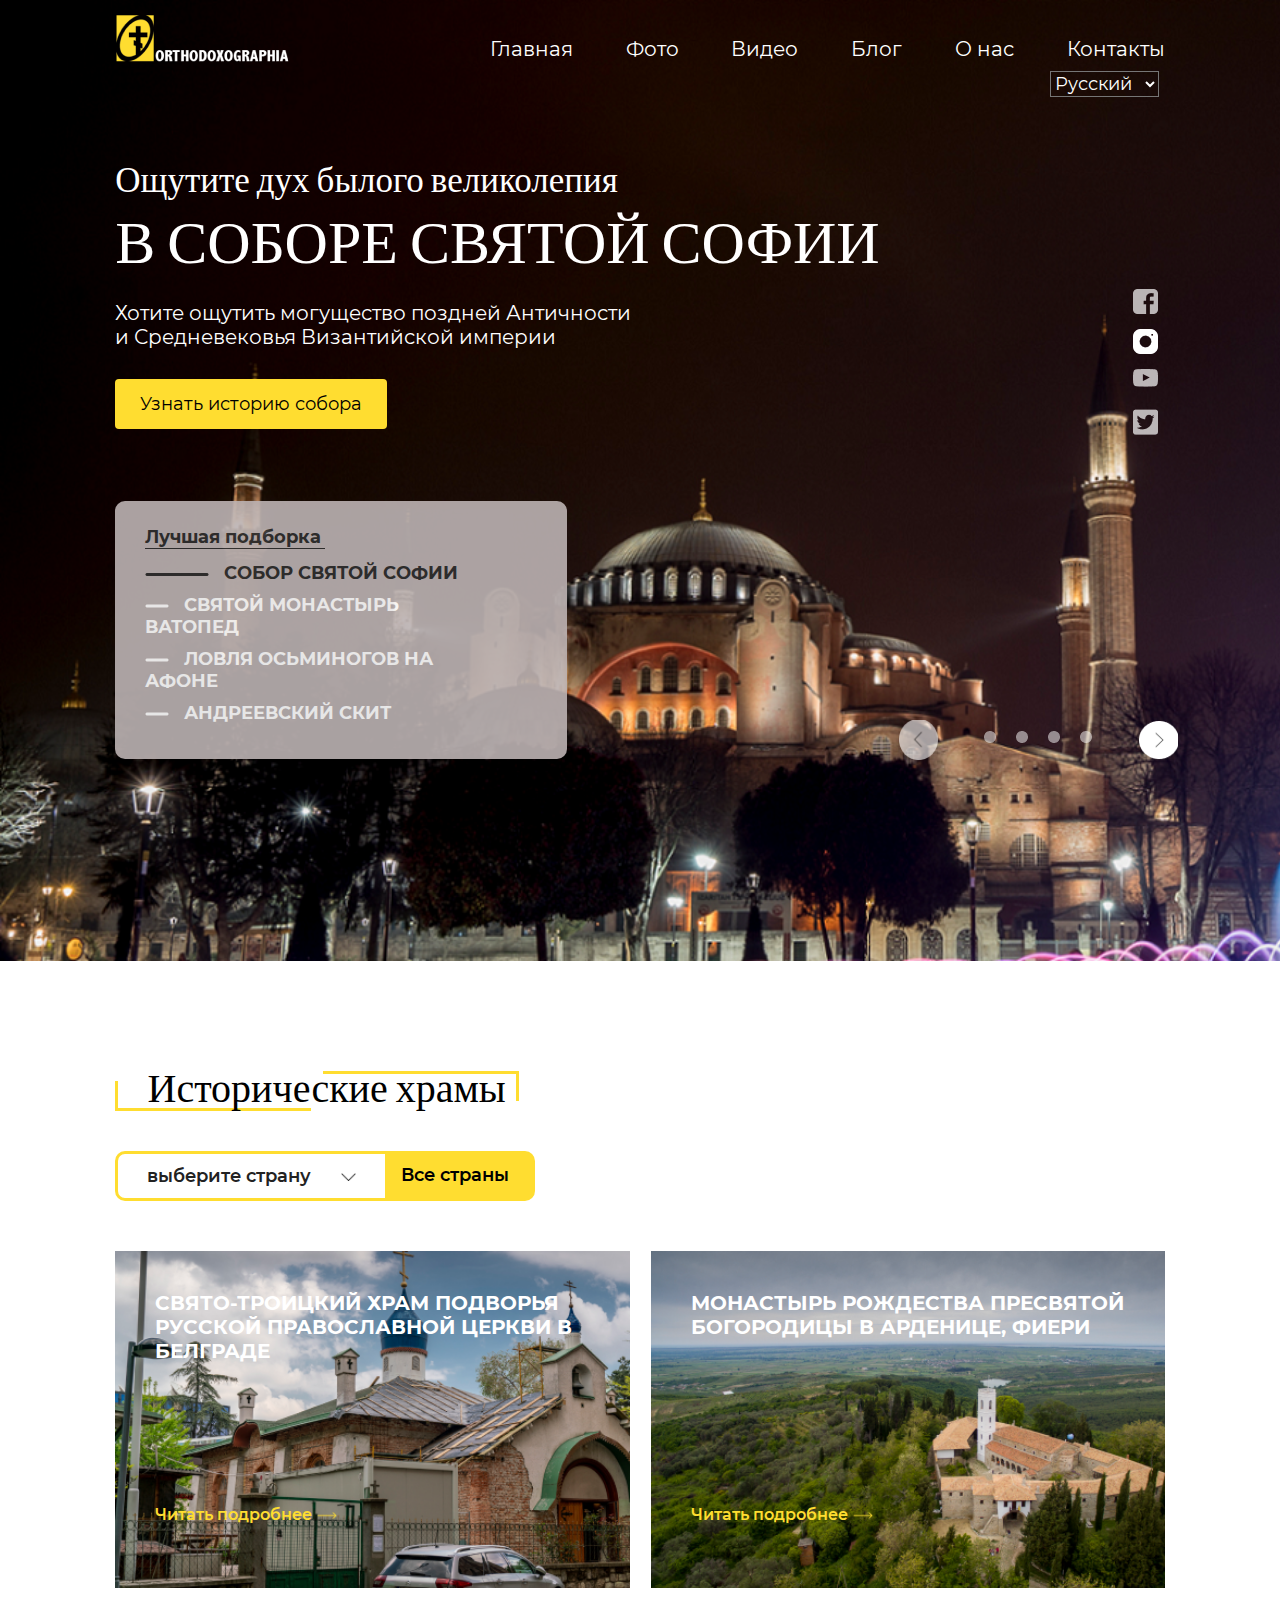
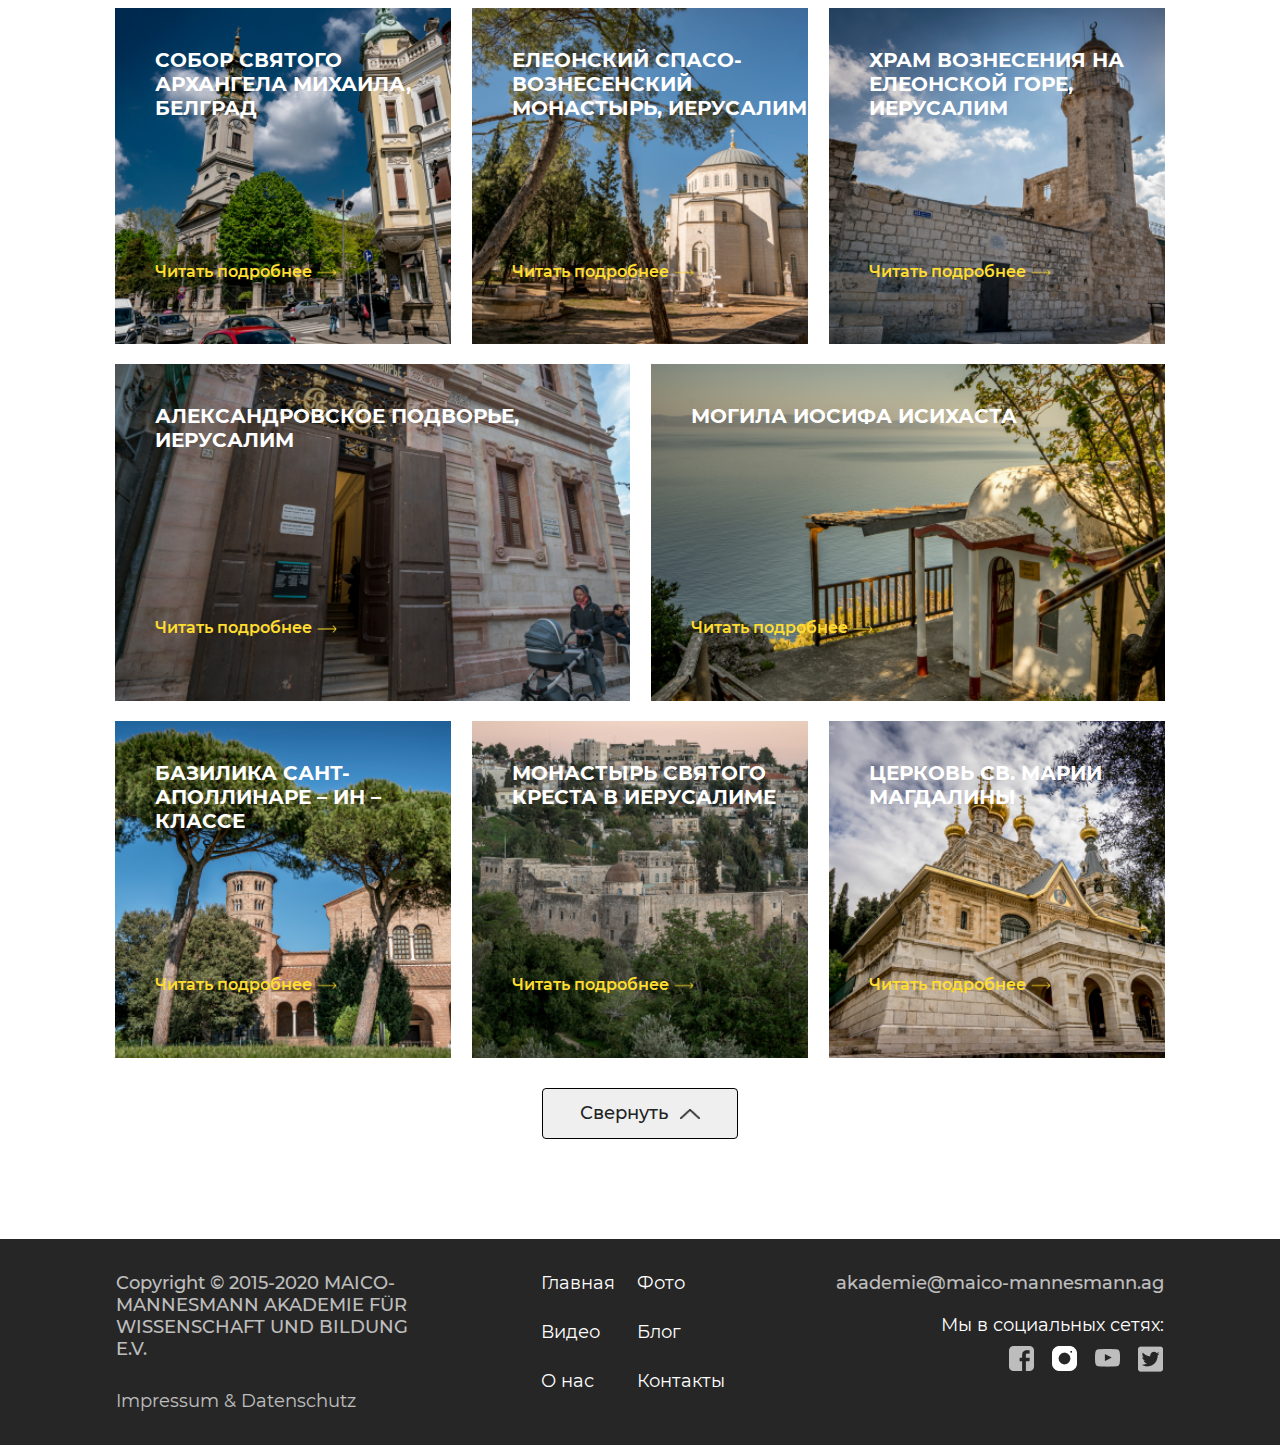
<file: index.html>
<!DOCTYPE html>
<html lang="en">
<head>
    <meta charset="UTF-8">
    <meta name="viewport" content="width=device-width, initial-scale=1.0">
    <meta name="viewport" content="width=device-width, initial-scale=1, maximum-scale=1, user-scalable=no, minimal-ui">
    <link rel="stylesheet" href="./CSS/reset.css">
    <link rel="stylesheet" href="/CSS/fonts.css">
    <link rel="stylesheet" href="./CSS/index.css">
    <title>main page</title>
</head>
<body>
    <header id="header">
        <div class="header_wrapper">
            <nav>
                <div class="nav_logo">
                    <a href="/"><img src="/images/orthodoxographia_logo.png" alt="orthodoxographia logo"></a>
                </div>
                <div class="nav_links">
                    <a href="/">главная</a>
                    <a href="#">фото</a>
                    <a href="/video.html">видео</a>
                    <a href="/news.html">блог</a>
                    <a href="#">О нас</a>
                    <a href="/contacts.html">контакты</a>
                </div>
            </nav>

            <div class="change_language">
                <select>
                    <option class="option_ru">Русский</option>
                    <option>English</option>
                    <option>Deutsche</option>
                  </select>
            </div>

            <div class="header_text_fields">
                <span>Ощутите дух былого великолепия</span>
                <span>В Соборе святой Софии</span>
                <span>Хотите ощутить могущество поздней Античности
                    <br> и Средневековья Византийской империи</span>
                <button class="text_btn">Узнать историю собора</button>
                <div class="best_selection">
                    <p class="head_best_selection">Лучшая подборка</p>
                    <ul> 
                        <li><img src="/images/LineLong.png" alt="orthodoxographia line"><p>СОБОР СВЯТОЙ СОФИИ</p></li>
                        <li><img src="/images/LineShot.png" alt="orthodoxographia line"><p>СВЯТОЙ МОНАСТЫРЬ ВАТОПЕД</p></li>
                        <li><img src="/images/LineShot.png" alt="orthodoxographia line"><p>ЛОВЛЯ ОСЬМИНОГОВ НА АФОНЕ</p></li>
                        <li><img src="/images/LineShot.png" alt="orthodoxographia line"><p>АНДРЕЕВСКИЙ СКИТ</p></li>
                    </ul>
                </div>
                <div class="social">
                    <div class="fb"><a href="#" ><img src="/images/fb_icon.png" alt="orthodoxographia icon"></a></div>
                    <div class="round"><a href="#"><img src="/images/round_icon.png" alt="orthodoxographia icon"></a></div>
                    <div class="youtube_icon"><a href="#"><img src="/images/youtube_icon.png" alt="orthodoxographia icon"></a></div>
                    <div class="tw"><a href="#"><img src="/images/tw_icon.png" alt="orthodoxographia icon"></a></div>
                </div>
                <div class="ellipses">
                    <button id="changBGleft"><img src="/images/left_round-arrow.png" alt="orthodoxographia ellipse"></button>
                    <div class="inner_ellipses">
                        <div></div>
                        <div></div>
                        <div></div>
                        <div></div>
                    </div>
                    <button id="changBGright"><img src="/images/right_round_arrow.png" alt="orthodoxographia ellipse"></button>
                </div>
            </div>      
        </div>
    </header>
    <main>
        <div class="historical_churches">
            <div></div>
            <div></div>
           <span>Исторические храмы</span> 
        </div>
        <div class="main_select">
            <button class="choose_country_btn" id="choose_country_btn">выберите страну<img src="/images/down_arrow_choose.png" alt="down arrow"></button>
            <div id="all_countries">Все страны</div>
        </div>

        <div class="hiden_countries" id="hiden_countries">
            <div id="albania">Албания</div>
            <div id="germany">Германия</div>
            <div id="grecia">Греция</div>
            <div id="gruzia">Грузия</div>
            <div id="egipt">Египет</div>
            <div id="izrael">Израиль</div>
            <div id="italy">Италия</div>
            <div id="rumunia">Румыния</div>
            <div id="serb">Сербия</div>
            <div id="turc">Турция</div>
            <div id="franc">Франция</div>
        </div>


        <div class="rectangles">
            <div class="first_row">
                <div class="first_rectangle">
                    СВЯТО-ТРОИЦКИЙ ХРАМ ПОДВОРЬЯ
                    РУССКОЙ ПРАВОСЛАВНОЙ ЦЕРКВИ В БЕЛГРАДЕ
                    <div class="rectangle_link">
                        <a href="secondPage.html">Читать подробнее<img src="/images/frames_img/Arrow_for_rectangles.png" alt="orthodoxographia link"></a>
                    </div>
                </div>
                <div class="second_rectangle">
                    МОНАСТЫРЬ РОЖДЕСТВА ПРЕСВЯТОЙ БОГОРОДИЦЫ В АРДЕНИЦЕ, ФИЕРИ
                    <div class="rectangle_link">
                        <a href="#">Читать подробнее<img src="/images/frames_img/Arrow_for_rectangles.png" alt="orthodoxographia link"></a>
                    </div>
                </div>
            </div>
            <div class="second_row">
                <div class="third_rectangle">
                    СОБОР СВЯТОГО АРХАНГЕЛА МИХАИЛА, БЕЛГРАД
                    <div class="rectangle_link">
                        <a href="#">Читать подробнее<img src="/images/frames_img/Arrow_for_rectangles.png" alt="orthodoxographia link"></a>
                    </div>
                </div>
                <div class="fourth_rectangle">
                    ЕЛЕОНСКИЙ СПАСО-ВОЗНЕСЕНСКИЙ МОНАСТЫРЬ, ИЕРУСАЛИМ
                    <div class="rectangle_link">
                        <a href="#">Читать подробнее<img src="/images/frames_img/Arrow_for_rectangles.png" alt="orthodoxographia link"></a>
                    </div>
                </div>
                <div class="fifth_rectangle">
                    ХРАМ ВОЗНЕСЕНИЯ НА ЕЛЕОНСКОЙ ГОРЕ, ИЕРУСАЛИМ
                    <div class="rectangle_link">
                        <a href="#">Читать подробнее<img src="/images/frames_img/Arrow_for_rectangles.png" alt="orthodoxographia link"></a>
                    </div>
                </div>
            </div>
            <div class="third_row">
                <div class="six_rectangle">
                    АЛЕКСАНДРОВСКОЕ ПОДВОРЬЕ, ИЕРУСАЛИМ
                    <div class="rectangle_link">
                        <a href="#">Читать подробнее<img src="/images/frames_img/Arrow_for_rectangles.png" alt="orthodoxographia link"></a>
                    </div>
                </div>
                <div class="seventh_rectangle">
                    МОГИЛА ИОСИФА ИСИХАСТА
                    <div class="rectangle_link">
                        <a href="#">Читать подробнее<img src="/images/frames_img/Arrow_for_rectangles.png" alt="orthodoxographia link"></a>
                    </div>
                </div>
            </div>
            <div class="fourth_row">
                <div class="eigth_rectangle">
                    БАЗИЛИКА САНТ-АПОЛЛИНАРЕ – ИН – КЛАССЕ
                    <div class="rectangle_link">
                        <a href="#">Читать подробнее<img src="/images/frames_img/Arrow_for_rectangles.png" alt="orthodoxographia link"></a>
                    </div>
                </div>
                <div class="nine_rectangle">
                    МОНАСТЫРЬ СВЯТОГО КРЕСТА В ИЕРУСАЛИМЕ
                    <div class="rectangle_link">
                        <a href="#">Читать подробнее<img src="/images/frames_img/Arrow_for_rectangles.png" alt="orthodoxographia link"></a>
                    </div>
                </div>
                <div class="ten_rectangle">
                    ЦЕРКОВЬ СВ. МАРИИ МАГДАЛИНЫ
                    <div class="rectangle_link">
                        <a href="#">Читать подробнее<img src="/images/frames_img/Arrow_for_rectangles.png" alt="orthodoxographia link"></a>
                    </div>
                </div>
            </div>
        </div>
        <button class="down_btn_hide">свернуть<img src="/images/top_arrow_btn.png" alt="top row"></button>
    </main>
    <div class="footer">
        <div class="footer_left">
            <span>
                Copyright © 2015-2020 MAICO-MANNESMANN AKADEMIE FÜR WISSENSCHAFT UND BILDUNG E.V.
            </span>
            <br>
            <span>
                Impressum & Datenschutz
            </span>
        </div>
        <div class="footer_nav">
            <a href="/">главная</a>
            <a href="#">фото</a>
            <a href="/video.html">видео</a>
            <a href="/news.html">блог</a>
            <a href="#">О нас</a>
            <a href="/contacts.html">контакты</a>
        </div>
        <div class="footer_right">
            <span>
                akademie@maico-mannesmann.ag
            </span>
            <span>
                Мы в социальных сетях:
            </span>
            <div class="footer_right_social">
                <div class="fb"><a href="#" ><img src="/images/fb_icon.png" alt="orthodoxographia icon"></a></div>
                <div class="round"><a href="#"><img src="/images/round_icon.png" alt="orthodoxographia icon"></a></div>
                <div class="youtube_icon"><a href="#"><img src="/images/youtube_icon.png" alt="orthodoxographia icon"></a></div>
                <div class="tw"><a href="#"><img src="/images/tw_icon.png" alt="orthodoxographia icon"></a></div>
            </div>
        </div>
    </div>
    <script src="/js/index.js"></script>
</body>
</html>
</file>
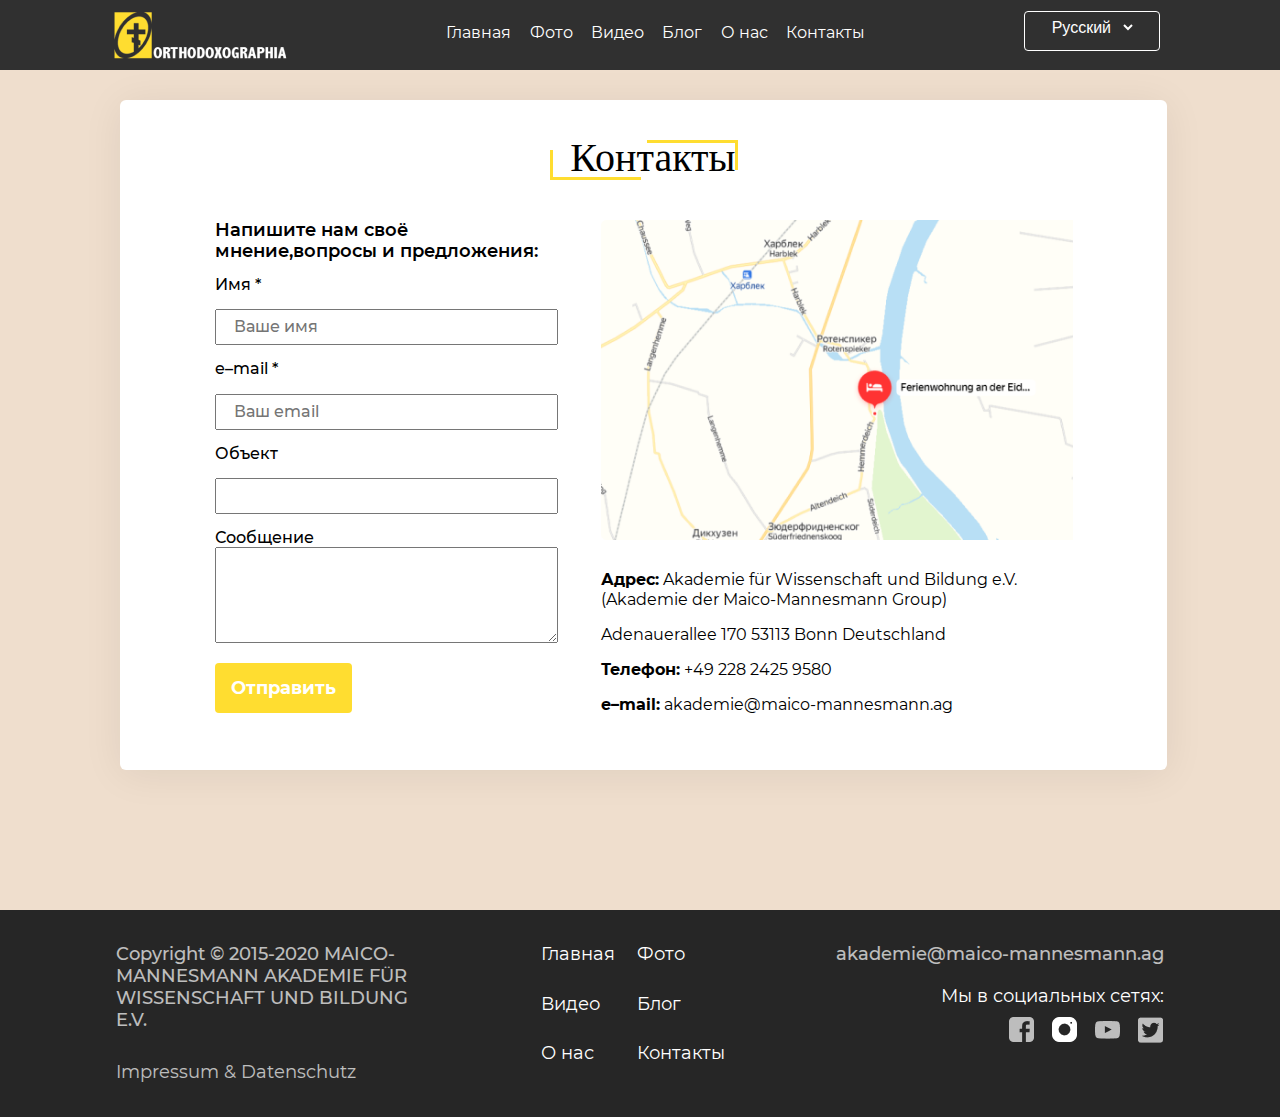
<file: contacts.html>
<!DOCTYPE html>
<html lang="en">
<head>
    <meta charset="UTF-8">
    <meta name="viewport" content="width=device-width, initial-scale=1.0">
    <meta name="viewport" content="width=device-width, initial-scale=1, maximum-scale=1, user-scalable=no, minimal-ui">
    <link rel="stylesheet" href="./CSS/reset.css">
    <link rel="stylesheet" href="/CSS/fonts.css">
    <link rel="stylesheet" href="/CSS/contacts.css">
    <title>Контакты</title>
</head>
<body>
    <header>
        <div class="nav_logo">
            <a href="/"><img src="/images/orthodoxographia_logo.png" alt="orthodoxographia logo"></a>
        </div>

        <nav>
            <div class="nav_links">
                <a href="/">главная</a>
                <a href="#">фото</a>
                <a href="/video.html">видео</a>
                <a href="/news.html">блог</a>
                <a href="#">О нас</a>
                <a href="/contacts.html">контакты</a>
            </div>
        </nav>

        <div class="change_language">
            <select>
                <option class="option_ru">Русский</option>
                <option>English</option>
                <option>Deutsche</option>
              </select>
        </div>
    </header>

    <main>
        <div class="contacts_wrapper">
            <div class="main_video">
                <div></div>
                <div></div>
               <span>Контакты</span> 
            </div>

            <div class="inner_contacts_wrap">
                <form>
                    <span>Напишите нам своё мнение,вопросы и предложения:</span>
                    <label for="name">Имя *</label>
                    <input type="text" id="name" placeholder="Ваше имя">
                    <label for="email">e–mail *</label>
                    <input type="email" id="email" placeholder="Ваш email">
                    <label for="obj">Объект</label>
                    <input type="text" id="obj" >
                    <label for="msg">Сообщение</label>
                    <textarea placeholder="Введите сообщение"  rows="10">
                        
                    </textarea>
                    <button type="submit">Отправить</button>
                </form>

                <div class="contacts_map">
                    <div></div>
                    <span><p>Адрес:</p> Akademie für Wissenschaft und Bildung e.V. (Akademie der Maico-Mannesmann Group)</span>
                    <span>Adenauerallee 170
                        53113 Bonn
                        Deutschland</span>
                    <span><p>Телефон:</p>  +49 228 2425 9580</span>
                    <span><p>e–mail:</p>  akademie@maico-mannesmann.ag</span>
                </div>
            </div>
        </div>
    </main>

    <div class="footer">
        <div class="footer_left">
            <span>
                Copyright © 2015-2020 MAICO-MANNESMANN AKADEMIE FÜR WISSENSCHAFT UND BILDUNG E.V.
            </span>
            <br>
            <span>
                Impressum & Datenschutz
            </span>
        </div>
        <div class="footer_nav">
            <a href="/">главная</a>
            <a href="#">фото</a>
            <a href="/video.html">видео</a>
            <a href="/news.html">блог</a>
            <a href="#">О нас</a>
            <a href="/contacts.html">контакты</a>
        </div>
        <div class="footer_right">
            <span>
                akademie@maico-mannesmann.ag
            </span>
            <span>
                Мы в социальных сетях:
            </span>
            <div class="footer_right_social">
                <div class="fb"><a href="#" ><img src="/images/fb_icon.png" alt="orthodoxographia icon"></a></div>
                <div class="round"><a href="#"><img src="/images/round_icon.png" alt="orthodoxographia icon"></a></div>
                <div class="youtube_icon"><a href="#"><img src="/images/youtube_icon.png" alt="orthodoxographia icon"></a></div>
                <div class="tw"><a href="#"><img src="/images/tw_icon.png" alt="orthodoxographia icon"></a></div>
            </div>
        </div>
    </div>
</body>
</html>
</file>
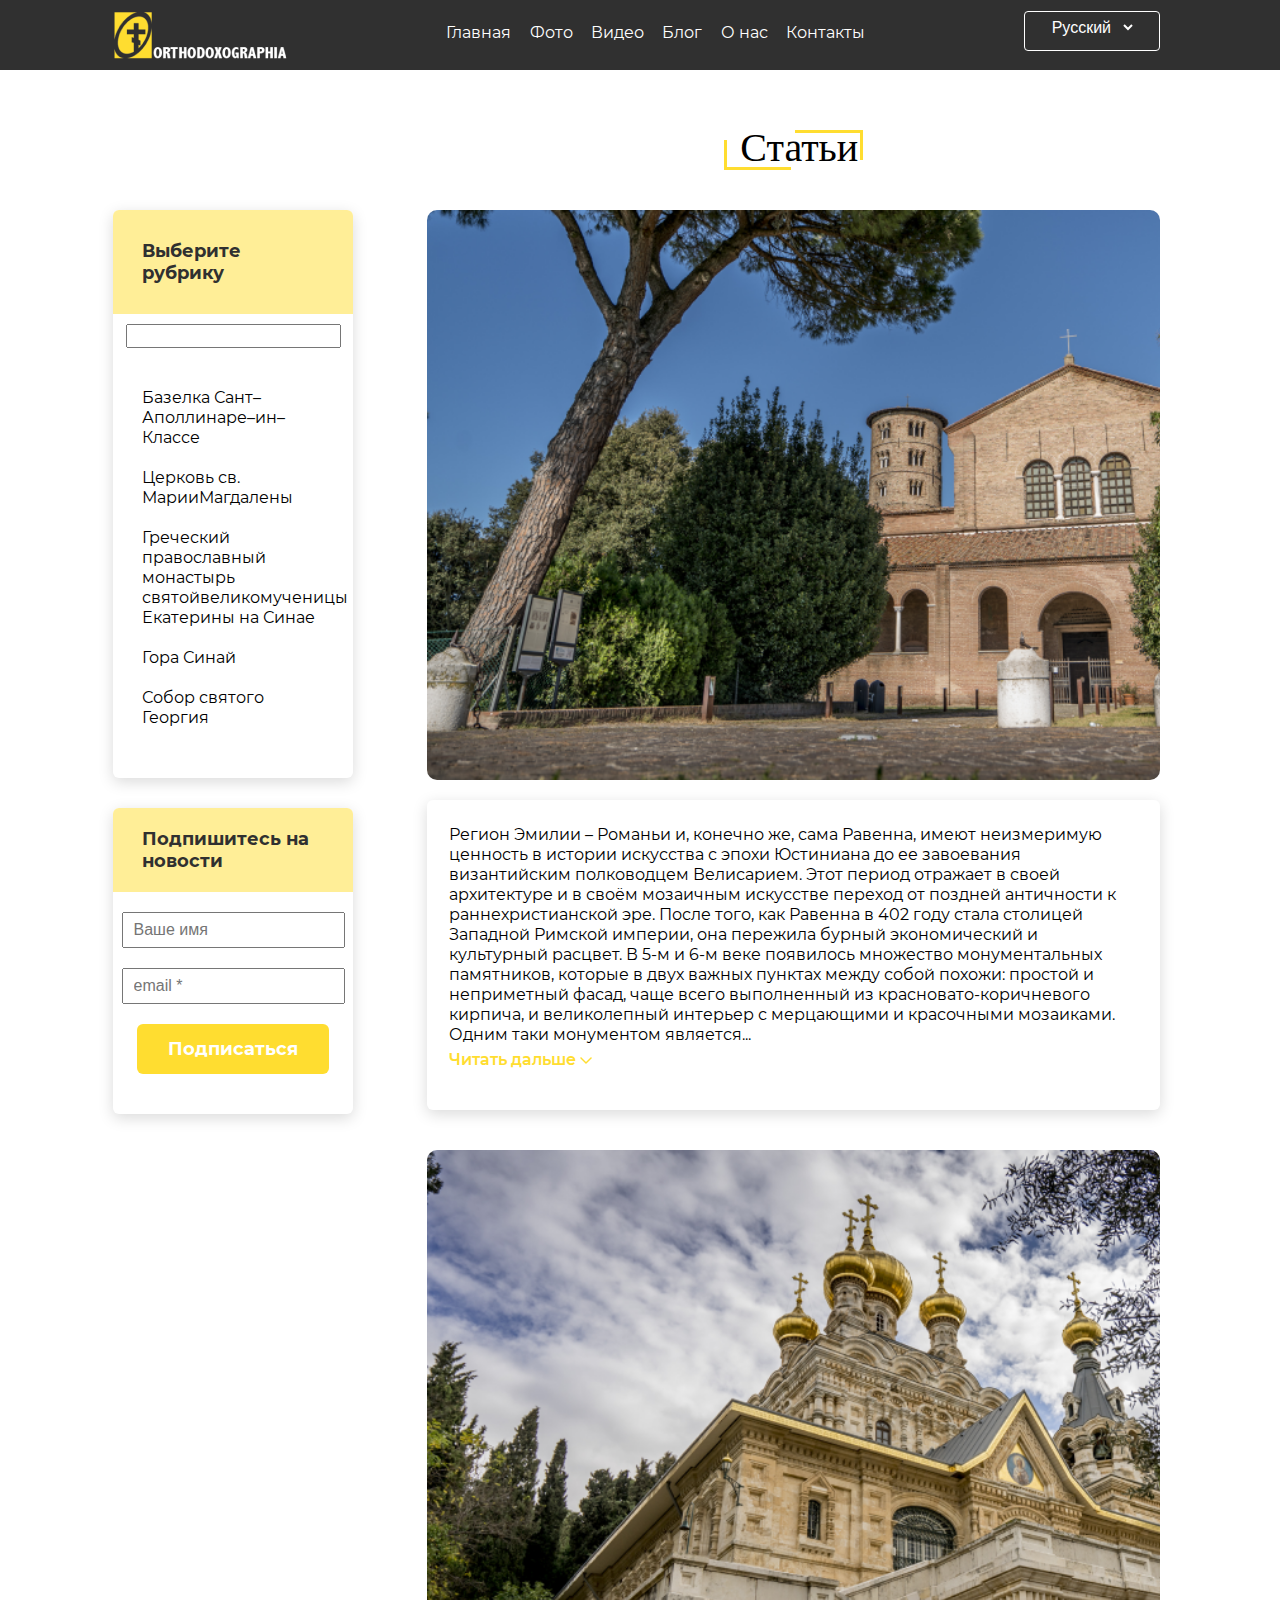
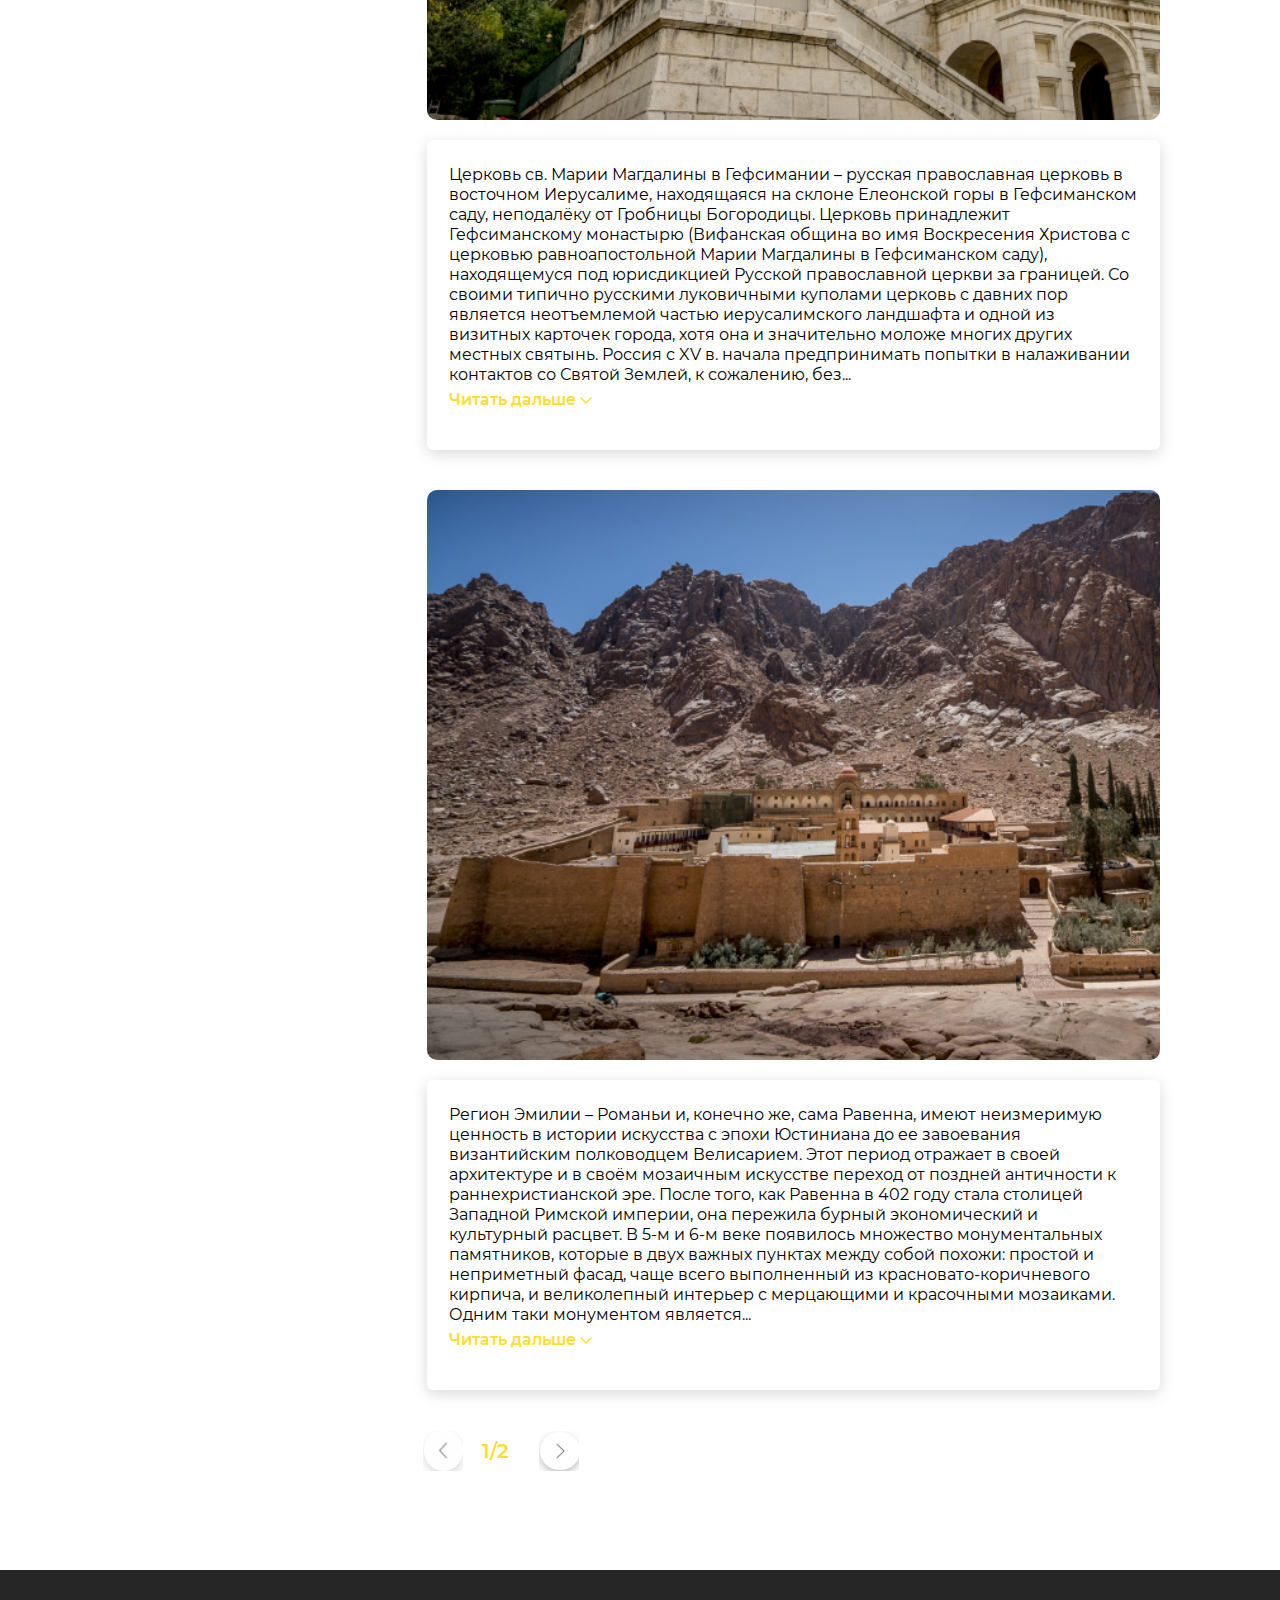
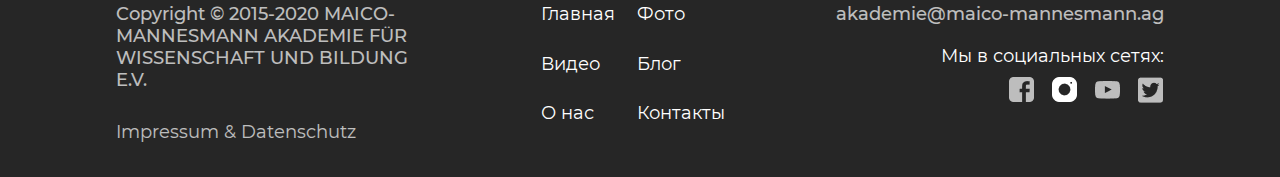
<file: news.html>
<!DOCTYPE html>
<html lang="en">
<head>
    <meta charset="UTF-8">
    <meta name="viewport" content="width=device-width, initial-scale=1.0">
    <meta name="viewport" content="width=device-width, initial-scale=1, maximum-scale=1, user-scalable=no, minimal-ui">
    <link rel="stylesheet" href="./CSS/reset.css">
    <link rel="stylesheet" href="/CSS/fonts.css">
    <link rel="stylesheet" href="./CSS/news.css">
    <title>Новости</title>
</head>
<body>
    <header>
        <div class="nav_logo">
            <a href="/"><img src="/images/orthodoxographia_logo.png" alt="orthodoxographia logo"></a>
        </div>

        <nav>
            <div class="nav_links">
                <a href="/">главная</a>
                <a href="#">фото</a>
                <a href="/video.html">видео</a>
                <a href="/news.html">блог</a>
                <a href="#">О нас</a>
                <a href="/contacts.html">контакты</a>
            </div>
        </nav>

        <div class="change_language">
            <select>
                <option class="option_ru">Русский</option>
                <option>English</option>
                <option>Deutsche</option>
              </select>
        </div>
    </header>

    <main>
        <div class="forms">
            <div class="choose_heading">
                <span>Выберите рубрику</span>
                <input type="search">
                <div class="choose_wrapper">
                    <div>Базелка Сант–Аполлинаре–ин–Классе</div>
                    <div>Церковь св. МарииМагдалены</div>
                    <div>Греческий православный монастырь святойвеликомученицы Екатерины на Синае</div>
                    <div>Гора Синай</div>
                    <div>Собор святого Георгия</div>
                </div>
            </div>
            <form>
                <span>Подпишитесь на новости</span>
                <input type="text" placeholder="Ваше имя">
                <input type="text" placeholder="email *">
                <button>Подписаться</button>
            </form>
        </div>

        <div class="articles">

            <div class="main_video">
                <div></div>
                <div></div>
               <span>Статьи</span> 
            </div>

            <div class="one_article">
                <div class="one_bg"></div>
                <div class="inner_text">
                    Регион Эмилии – Романьи и, конечно же, сама Равенна, имеют неизмеримую ценность в истории искусства с эпохи Юстиниана до ее завоевания византийским полководцем Велисарием. Этот период отражает в своей архитектуре и в своём мозаичным искусстве переход от поздней античности к раннехристианской эре. После того, как Равенна в 402 году стала столицей Западной Римской империи, она пережила бурный экономический и культурный расцвет. В 5-м и 6-м веке появилось множество монументальных памятников, которые в двух важных пунктах между собой похожи: простой и неприметный фасад, чаще всего выполненный из красновато-коричневого кирпича, и великолепный интерьер с мерцающими и красочными мозаиками. Одним таки монументом является...
                    <a href="">Читать дальше <img src="/images/video_img/down_yellow_ar.png" alt="orthodoxographia arrow"></a>
                </div>
            </div>

            <div class="one_article">
                <div class="second_bg"></div>
                <div class="inner_text">
                    Церковь св. Марии Магдалины в Гефсимании – русская православная церковь в восточном Иерусалиме, находящаяся на склоне Елеонской горы в Гефсиманском саду, неподалёку от Гробницы Богородицы. Церковь принадлежит Гефсиманскому монастырю (Вифанская община во имя Воскресения Христова с церковью равноапостольной Марии Магдалины в Гефсиманском саду), находящемуся под юрисдикцией Русской православной церкви за границей. Со своими типично русскими луковичными куполами церковь с давних пор является неотъемлемой частью иерусалимского ландшафта и одной из визитных карточек города, хотя она и значительно моложе многих других местных святынь. Россия с XV в. начала предпринимать попытки в налаживании контактов со Святой Землей, к сожалению, без...
                    <a href="">Читать дальше <img src="/images/video_img/down_yellow_ar.png" alt="orthodoxographia arrow"></a>
                </div>
            </div>

            <div class="one_article">
                <div class="third_bg"></div>
                <div class="inner_text">
                    Регион Эмилии – Романьи и, конечно же, сама Равенна, имеют неизмеримую ценность в истории искусства с эпохи Юстиниана до ее завоевания византийским полководцем Велисарием. Этот период отражает в своей архитектуре и в своём мозаичным искусстве переход от поздней античности к раннехристианской эре. После того, как Равенна в 402 году стала столицей Западной Римской империи, она пережила бурный экономический и культурный расцвет. В 5-м и 6-м веке появилось множество монументальных памятников, которые в двух важных пунктах между собой похожи: простой и неприметный фасад, чаще всего выполненный из красновато-коричневого кирпича, и великолепный интерьер с мерцающими и красочными мозаиками. Одним таки монументом является...
                    <a href="">Читать дальше <img src="/images/video_img/down_yellow_ar.png" alt="orthodoxographia arrow"></a>
                </div>
            </div>        

            <div class="buttons_arrows">
                <button type="submit"><img src="/images/left_round-arrow.png" alt="orthodoxographia btn"></button>
                <div>1/2</div>
                <button type="submit"><img src="/images/right_round_arrow.png" alt="orthodoxographia btn"></button>
            </div>
        </div>
    </main>

    <div class="footer">
        <div class="footer_left">
            <span>
                Copyright © 2015-2020 MAICO-MANNESMANN AKADEMIE FÜR WISSENSCHAFT UND BILDUNG E.V.
            </span>
            <br>
            <span>
                Impressum & Datenschutz
            </span>
        </div>
        <div class="footer_nav">
            <a href="/">главная</a>
            <a href="#">фото</a>
            <a href="/video.html">видео</a>
            <a href="/news.html">блог</a>
            <a href="#">О нас</a>
            <a href="/contacts.html">контакты</a>
        </div>
        <div class="footer_right">
            <span>
                akademie@maico-mannesmann.ag
            </span>
            <span>
                Мы в социальных сетях:
            </span>
            <div class="footer_right_social">
                <div class="fb"><a href="#" ><img src="/images/fb_icon.png" alt="orthodoxographia icon"></a></div>
                <div class="round"><a href="#"><img src="/images/round_icon.png" alt="orthodoxographia icon"></a></div>
                <div class="youtube_icon"><a href="#"><img src="/images/youtube_icon.png" alt="orthodoxographia icon"></a></div>
                <div class="tw"><a href="#"><img src="/images/tw_icon.png" alt="orthodoxographia icon"></a></div>
            </div>
        </div>
    </div>
</body>
</html>
</file>
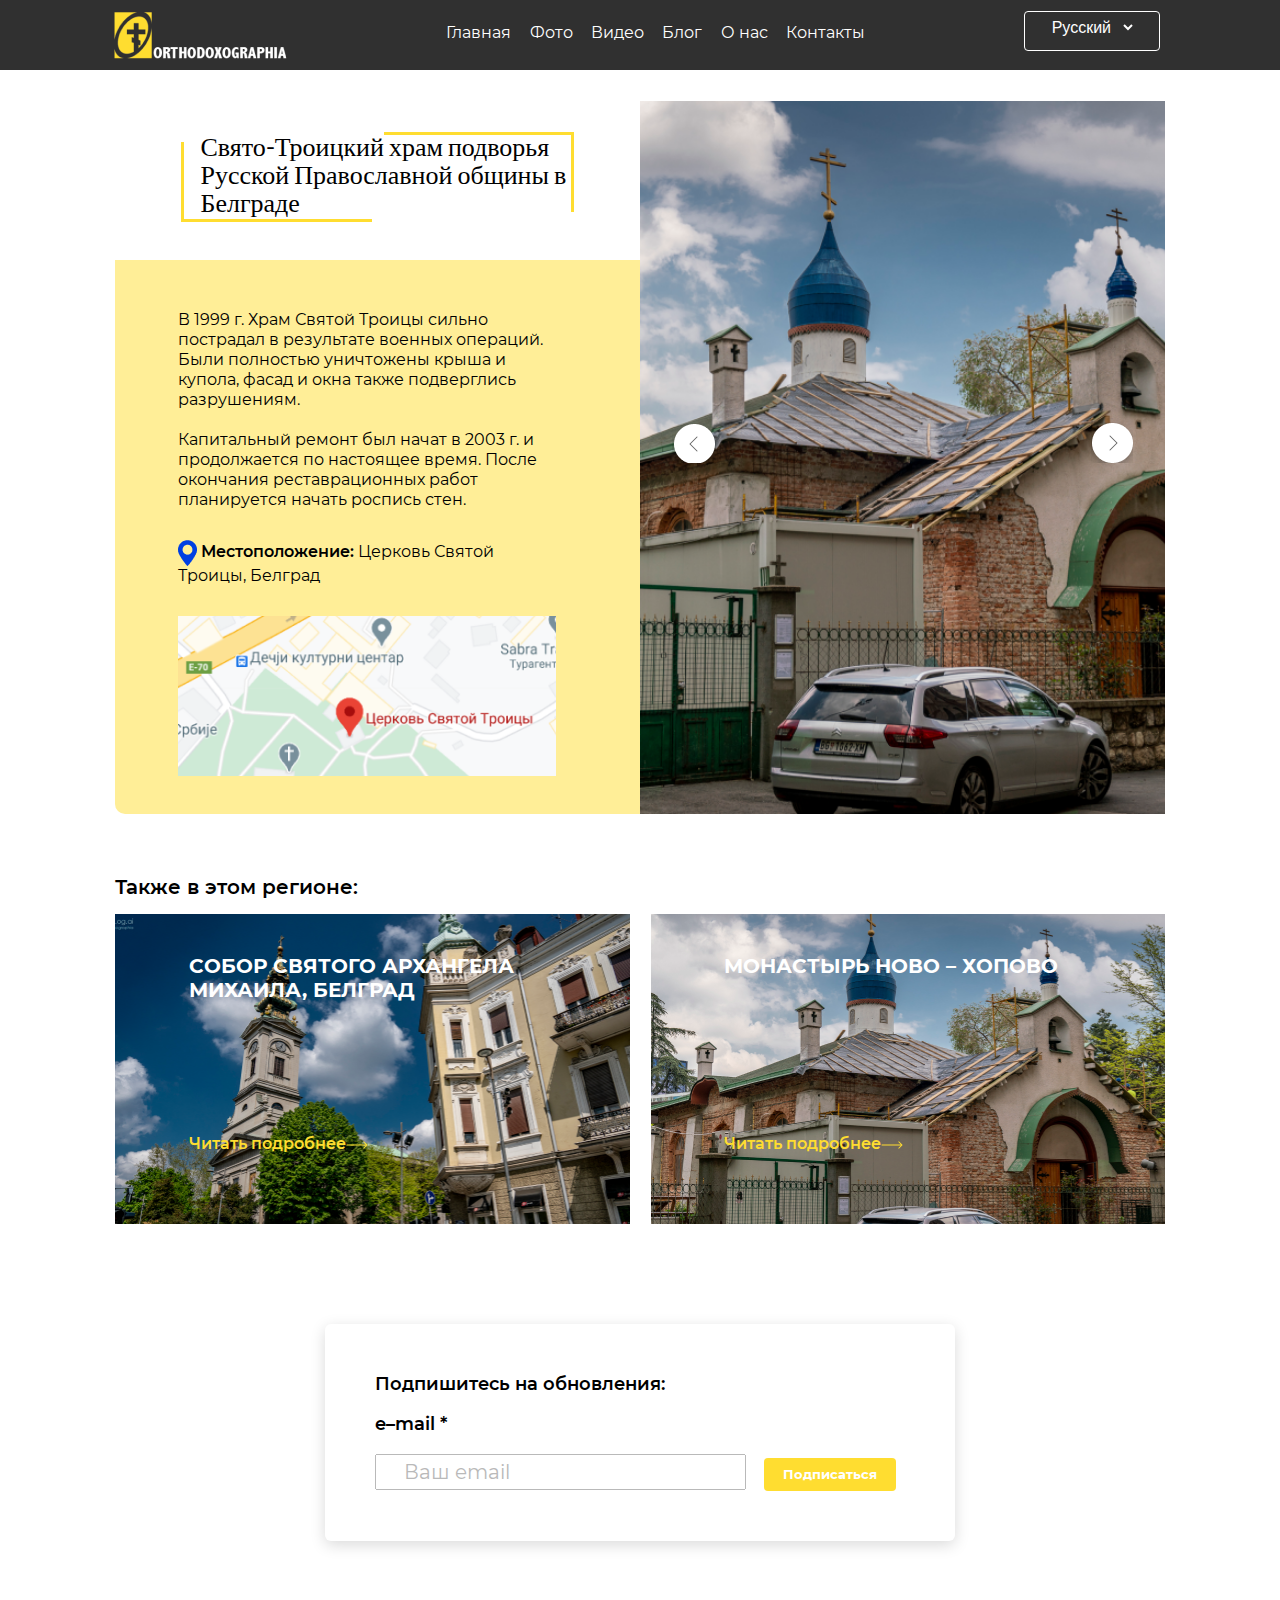
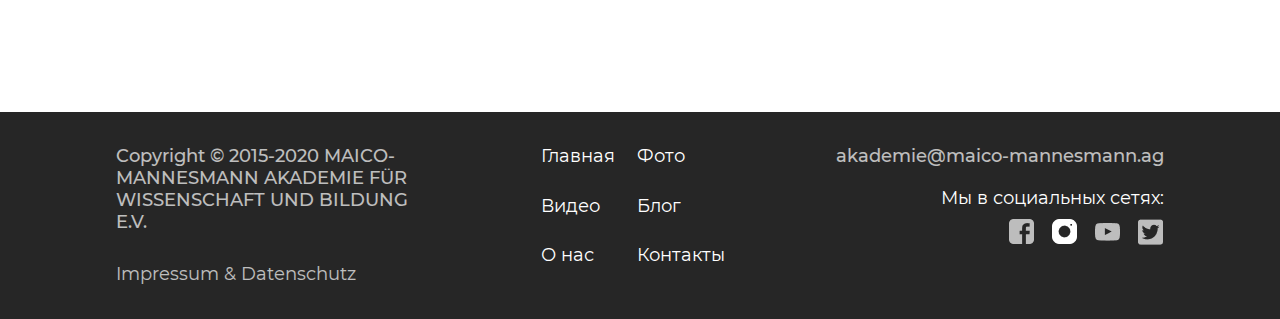
<file: secondPage.html>
<!DOCTYPE html>
<html lang="en">
<head>
    <meta charset="UTF-8">
    <meta name="viewport" content="width=device-width, initial-scale=1.0">
    <meta name="viewport" content="width=device-width, initial-scale=1, maximum-scale=1, user-scalable=no, minimal-ui">
    <link rel="stylesheet" href="./CSS/reset.css">
    <link rel="stylesheet" href="/CSS/fonts.css">
    <link rel="stylesheet" href="/CSS/secondPage.css">
    <title>Белград</title>
</head>
<body>
    <header>
        <div class="nav_logo">
            <a href="/"><img src="/images/orthodoxographia_logo.png" alt="orthodoxographia logo"></a>
        </div>

        <nav>
            <div class="nav_links">
                <a href="/">главная</a>
                <a href="#">фото</a>
                <a href="/video.html">видео</a>
                <a href="/news.html">блог</a>
                <a href="#">О нас</a>
                <a href="/contacts.html">контакты</a>
            </div>
        </nav>

        <div class="change_language">
            <select>
                <option class="option_ru">Русский</option>
                <option>English</option>
                <option>Deutsche</option>
              </select>
        </div>
    </header>

    <div id="hidden_pict" class="hidden_picture">
       <button id="close_btn"><img src="/images/second_page_img/close_btn.png" alt="close button"></button>
    </div>

    <main id="main">

        <div class="map_big_photo">
            <div class="map">
                <div class="main_video">
                    <div></div>
                    <div></div>
                   <span>Свято-Троицкий храм подворья Русской Православной общины в Белграде</span> 
                </div>
                
                <div class="inner_map_wrapper">
                    <span>В 1999 г. Храм Святой Троицы сильно пострадал
                        в результате военных операций. Были полностью уничтожены крыша и купола, фасад и окна также подверглись разрушениям.
                    </span>
                    <br>
                    <span>Капитальный ремонт был начат в 2003 г. и продолжается по настоящее время. После окончания реставрационных работ планируется начать роспись стен.
                    </span>
    
                    <div><img src="/images/second_page_img/map_pointer.png" alt="pointer">
                       <b style="font-weight: 600;">Местоположение:</b>  Церковь Святой Троицы, Белград
                    </div>
                    <div class="map_photo"></div>
                </div>
            </div>
            <div id="big_photo" class="big_photo">
                <div>
                    <button id="left_btn"><img src="/images/second_page_img/left_white_arrow_btn.png" alt="left btn"></button>
                    <button id="right_btn"><img src="/images/second_page_img/right_white_arrow_btn.png" alt="right btn"></button>
                </div>
            </div>
        </div>

        <div class="photos_near">
            <span class="region_else">Также в этом регионе:</span>
            <div>
                <span>
                    Собор Святого Архангела Михаила, Белград
                </span>
                <a href="#">Читать подробнее<img src="/images/second_page_img/Arrow_yellow.png" alt="orthodoxographia"></a>
            </div>
            <div>
                <span>
                    Монастырь Ново – Хопово
                </span>
                <a href="#">Читать подробнее<img src="/images/second_page_img/Arrow_yellow.png" alt="orthodoxographia"></a>
            </div>
        </div>

        <div class="form">
            <span>Подпишитесь на обновления:</span>
            <span>e–mail *</span>
            <div class="form_inner_wrapper">
                <input type="email" name="email" placeholder="Ваш email">
                <button>Подписаться</button>
            </div>
        </div>
    </main>

    <div class="footer">
        <div class="footer_left">
            <span>
                Copyright © 2015-2020 MAICO-MANNESMANN AKADEMIE FÜR WISSENSCHAFT UND BILDUNG E.V.
            </span>
            <br>
            <span>
                Impressum & Datenschutz
            </span>
        </div>
        <div class="footer_nav">
            <a href="/">главная</a>
            <a href="#">фото</a>
            <a href="/video.html">видео</a>
            <a href="/news.html">блог</a>
            <a href="#">О нас</a>
            <a href="/contacts.html">контакты</a>
        </div>
        <div class="footer_right">
            <span>
                akademie@maico-mannesmann.ag
            </span>
            <span>
                Мы в социальных сетях:
            </span>
            <div class="footer_right_social">
                <div class="fb"><a href="#" ><img src="/images/fb_icon.png" alt="orthodoxographia icon"></a></div>
                <div class="round"><a href="#"><img src="/images/round_icon.png" alt="orthodoxographia icon"></a></div>
                <div class="youtube_icon"><a href="#"><img src="/images/youtube_icon.png" alt="orthodoxographia icon"></a></div>
                <div class="tw"><a href="#"><img src="/images/tw_icon.png" alt="orthodoxographia icon"></a></div>
            </div>
        </div>
    </div>

    <script src="/js/secondPade.js"></script>
</body>
</html>
</file>
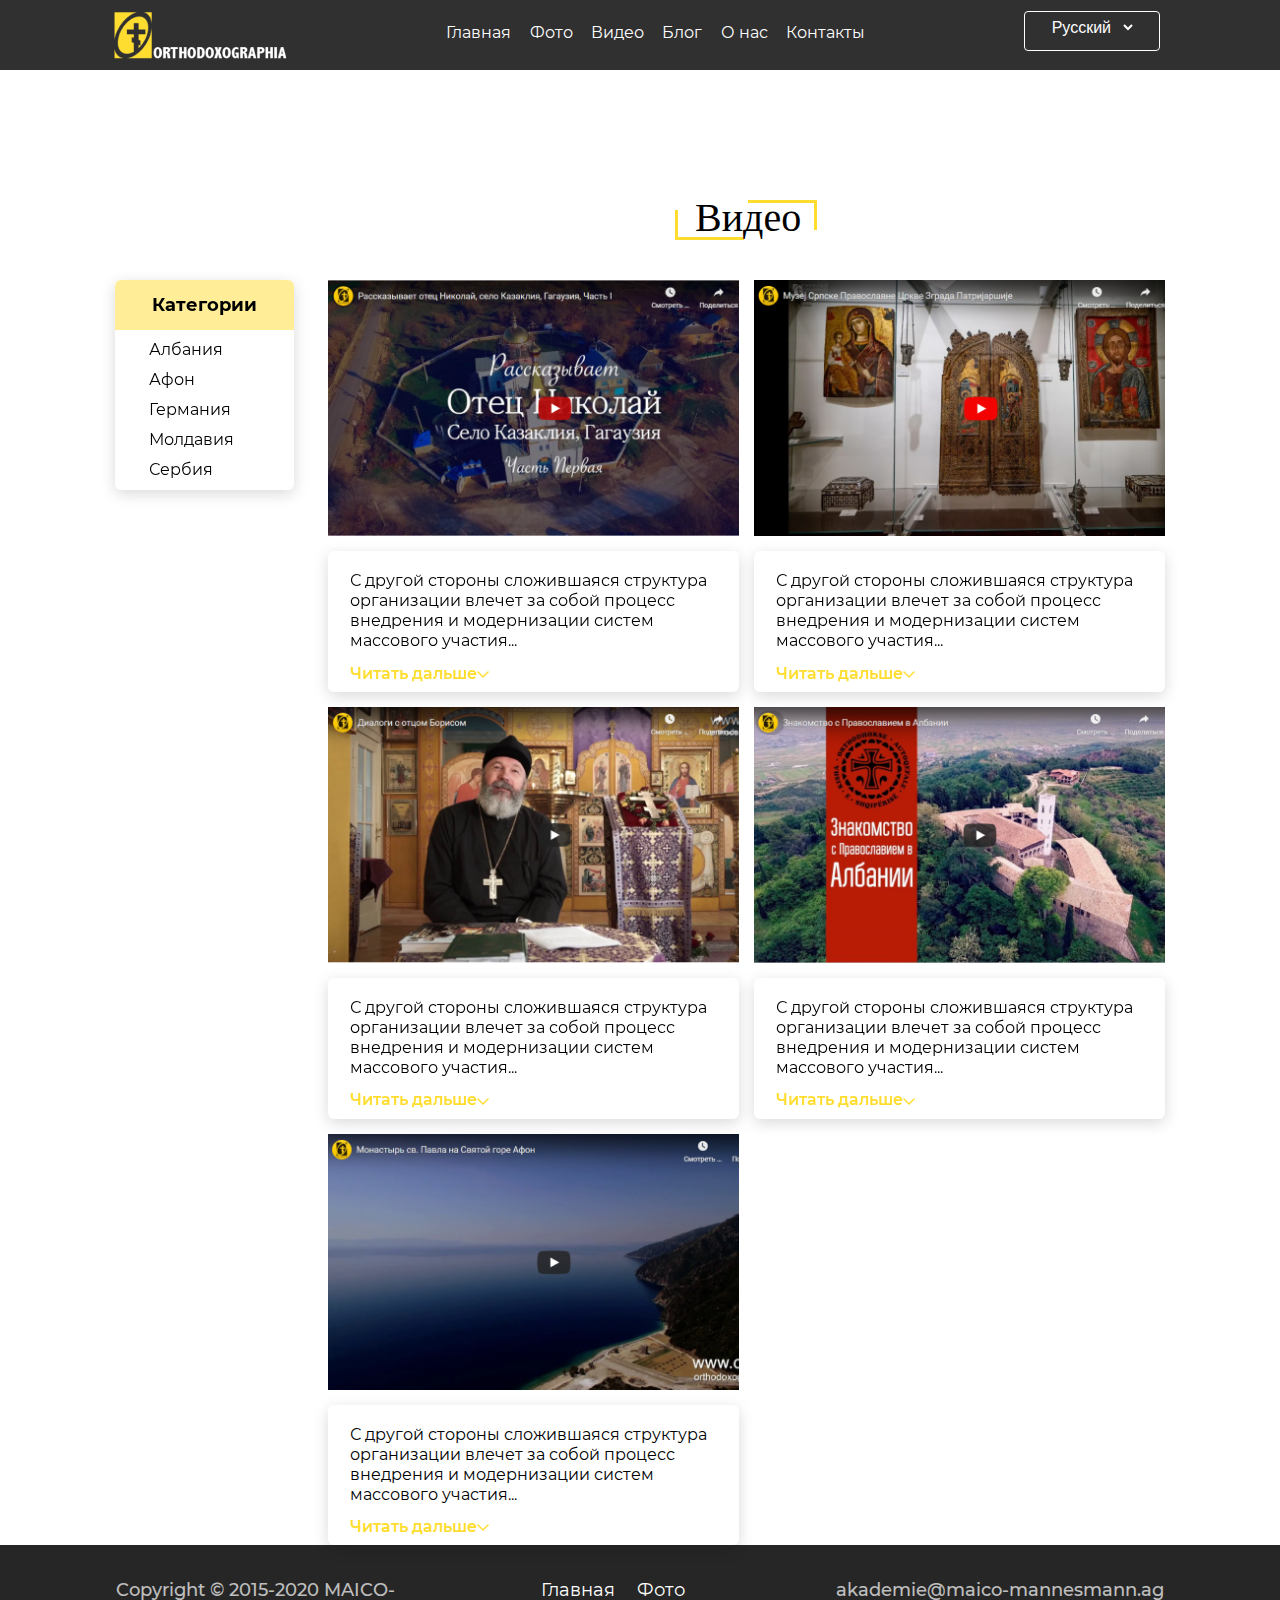
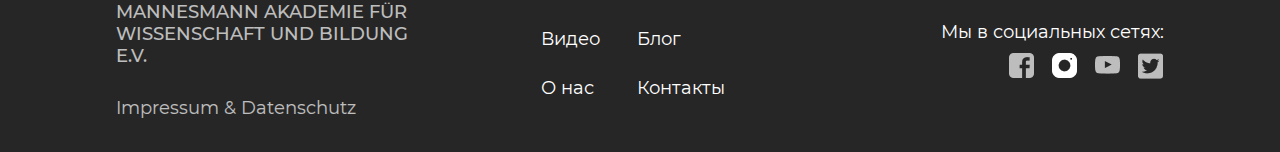
<file: video.html>
<!DOCTYPE html>
<html lang="en">
<head>
    <meta charset="UTF-8">
    <meta name="viewport" content="width=device-width, initial-scale=1.0">
    <meta name="viewport" content="width=device-width, initial-scale=1, maximum-scale=1, user-scalable=no, minimal-ui">
    <link rel="stylesheet" href="./CSS/reset.css">
    <link rel="stylesheet" href="/CSS/fonts.css">
    <link rel="stylesheet" href="./CSS/video.css">
    <title>VIDEO</title>
</head>
<body>
    <header>
        <div class="nav_logo">
            <a href="/"><img src="/images/orthodoxographia_logo.png" alt="orthodoxographia logo"></a>
        </div>

        <nav>
            <div class="nav_links">
                <a href="/">главная</a>
                <a href="#">фото</a>
                <a href="/video.html">видео</a>
                <a href="/news.html">блог</a>
                <a href="#">О нас</a>
                <a href="/contacts.html">контакты</a>
            </div>
        </nav>

        <div class="change_language">
            <select>
                <option class="option_ru">Русский</option>
                <option>English</option>
                <option>Deutsche</option>
              </select>
        </div>
    </header>
    <main>
        <div class="main_catigories">
            <span>
                Категории
            </span>
            <ul>
                <li><p>Албания</p> </li>
                <li><p>Афон</p> </li>
                <li><p>Германия</p> </li>
                <li><p>Молдавия</p></li>
                <li><p>Сербия</p></li>
            </ul>
        </div>
        
        <div class="main_video">
            <div></div>
            <div></div>
           <span>Видео</span> 
        </div>

        <div class="videos">
            <div class="one_video">
                <div class="one"></div>
                <div class="inner_videos">
                    <span>
                        С другой стороны сложившаяся структура организации влечет за собой процесс внедрения и модернизации систем массового участия...
                    </span>
                    <a href="#">Читать дальше<img src="/images/video_img/down_yellow_ar.png" alt="orthodoxographia"></a>
                </div>
            </div>
            <div class="one_video">
                <div class="two"></div>
                <div class="inner_videos">
                    <span>
                        С другой стороны сложившаяся структура организации влечет за собой процесс внедрения и модернизации систем массового участия...
                    </span>
                    <a href="#">Читать дальше<img src="/images/video_img/down_yellow_ar.png" alt="orthodoxographia"></a>
                </div>
            </div>
            <div class="one_video">
                <div class="three"></div>
                <div class="inner_videos">
                    <span>
                        С другой стороны сложившаяся структура организации влечет за собой процесс внедрения и модернизации систем массового участия...
                    </span>
                    <a href="#">Читать дальше<img src="/images/video_img/down_yellow_ar.png" alt="orthodoxographia"></a>
                </div>
            </div>
            <div class="one_video">
                <div class="four"></div>
                <div class="inner_videos">
                    <span>
                        С другой стороны сложившаяся структура организации влечет за собой процесс внедрения и модернизации систем массового участия...
                    </span>
                    <a href="#">Читать дальше<img src="/images/video_img/down_yellow_ar.png" alt="orthodoxographia"></a>
                </div>
            </div>
            <div class="one_video">
                <div class="five"></div>
                <div class="inner_videos">
                    <span>
                        С другой стороны сложившаяся структура организации влечет за собой процесс внедрения и модернизации систем массового участия...
                    </span>
                    <a href="#">Читать дальше<img src="/images/video_img/down_yellow_ar.png" alt="orthodoxographia"></a>
                </div>
            </div>
        </div>
    </main>

    <div class="footer">
        <div class="footer_left">
            <span>
                Copyright © 2015-2020 MAICO-MANNESMANN AKADEMIE FÜR WISSENSCHAFT UND BILDUNG E.V.
            </span>
            <br>
            <span>
                Impressum & Datenschutz
            </span>
        </div>
        <div class="footer_nav">
            <a href="/">главная</a>
            <a href="#">фото</a>
            <a href="/video.html">видео</a>
            <a href="/news.html">блог</a>
            <a href="#">О нас</a>
            <a href="/contacts.html">контакты</a>
        </div>
        <div class="footer_right">
            <span>
                akademie@maico-mannesmann.ag
            </span>
            <span>
                Мы в социальных сетях:
            </span>
            <div class="footer_right_social">
                <div class="fb"><a href="#" ><img src="/images/fb_icon.png" alt="orthodoxographia icon"></a></div>
                <div class="round"><a href="#"><img src="/images/round_icon.png" alt="orthodoxographia icon"></a></div>
                <div class="youtube_icon"><a href="#"><img src="/images/youtube_icon.png" alt="orthodoxographia icon"></a></div>
                <div class="tw"><a href="#"><img src="/images/tw_icon.png" alt="orthodoxographia icon"></a></div>
            </div>
        </div>
    </div>
</body>
</html>
</file>
<file: CSS/fonts.css>
@font-face {
    font-family: 'Lato';
    font-style: normal;
    font-weight: 400;
    src: url('../fonts/lato-v17-latin-ext_latin-regular.eot'); /* IE9 Compat Modes */
    src: local(''),
         url('../fonts/lato-v17-latin-ext_latin-regular.eot?#iefix') format('embedded-opentype'), /* IE6-IE8 */
         url('../fonts/lato-v17-latin-ext_latin-regular.woff2') format('woff2'), /* Super Modern Browsers */
         url('../fonts/lato-v17-latin-ext_latin-regular.woff') format('woff'), /* Modern Browsers */
         url('../fonts/lato-v17-latin-ext_latin-regular.ttf') format('truetype'), /* Safari, Android, iOS */
         url('../fonts/lato-v17-latin-ext_latin-regular.svg#Lato') format('svg'); /* Legacy iOS */
  }
  /* montserrat-regular - latin_cyrillic-ext_cyrillic */
@font-face {
    font-family: 'Montserrat';
    font-style: normal;
    font-weight: 400;
    src: url('../fonts/montserrat-v15-latin_cyrillic-ext_cyrillic-regular.eot'); /* IE9 Compat Modes */
    src: local(''),
         url('../fonts/montserrat-v15-latin_cyrillic-ext_cyrillic-regular.eot?#iefix') format('embedded-opentype'), /* IE6-IE8 */
         url('../fonts/montserrat-v15-latin_cyrillic-ext_cyrillic-regular.woff2') format('woff2'), /* Super Modern Browsers */
         url('../fonts/montserrat-v15-latin_cyrillic-ext_cyrillic-regular.woff') format('woff'), /* Modern Browsers */
         url('../fonts/montserrat-v15-latin_cyrillic-ext_cyrillic-regular.ttf') format('truetype'), /* Safari, Android, iOS */
         url('../fonts/montserrat-v15-latin_cyrillic-ext_cyrillic-regular.svg#Montserrat') format('svg'); /* Legacy iOS */
  }
  /* montserrat-500 - latin_cyrillic-ext_cyrillic */
  @font-face {
    font-family: 'Montserrat';
    font-style: normal;
    font-weight: 500;
    src: url('../fonts/montserrat-v15-latin_cyrillic-ext_cyrillic-500.eot'); /* IE9 Compat Modes */
    src: local(''),
         url('../fonts/montserrat-v15-latin_cyrillic-ext_cyrillic-500.eot?#iefix') format('embedded-opentype'), /* IE6-IE8 */
         url('../fonts/montserrat-v15-latin_cyrillic-ext_cyrillic-500.woff2') format('woff2'), /* Super Modern Browsers */
         url('../fonts/montserrat-v15-latin_cyrillic-ext_cyrillic-500.woff') format('woff'), /* Modern Browsers */
         url('../fonts/montserrat-v15-latin_cyrillic-ext_cyrillic-500.ttf') format('truetype'), /* Safari, Android, iOS */
         url('../fonts/montserrat-v15-latin_cyrillic-ext_cyrillic-500.svg#Montserrat') format('svg'); /* Legacy iOS */
  }
  /* montserrat-600 - latin_cyrillic-ext_cyrillic */
  @font-face {
    font-family: 'Montserrat';
    font-style: normal;
    font-weight: 600;
    src: url('../fonts/montserrat-v15-latin_cyrillic-ext_cyrillic-600.eot'); /* IE9 Compat Modes */
    src: local(''),
         url('../fonts/montserrat-v15-latin_cyrillic-ext_cyrillic-600.eot?#iefix') format('embedded-opentype'), /* IE6-IE8 */
         url('../fonts/montserrat-v15-latin_cyrillic-ext_cyrillic-600.woff2') format('woff2'), /* Super Modern Browsers */
         url('../fonts/montserrat-v15-latin_cyrillic-ext_cyrillic-600.woff') format('woff'), /* Modern Browsers */
         url('../fonts/montserrat-v15-latin_cyrillic-ext_cyrillic-600.ttf') format('truetype'), /* Safari, Android, iOS */
         url('../fonts/montserrat-v15-latin_cyrillic-ext_cyrillic-600.svg#Montserrat') format('svg'); /* Legacy iOS */
  }
  /* montserrat-700 - latin_cyrillic-ext_cyrillic */
  @font-face {
    font-family: 'Montserrat';
    font-style: normal;
    font-weight: 700;
    src: url('../fonts/montserrat-v15-latin_cyrillic-ext_cyrillic-700.eot'); /* IE9 Compat Modes */
    src: local(''),
         url('../fonts/montserrat-v15-latin_cyrillic-ext_cyrillic-700.eot?#iefix') format('embedded-opentype'), /* IE6-IE8 */
         url('../fonts/montserrat-v15-latin_cyrillic-ext_cyrillic-700.woff2') format('woff2'), /* Super Modern Browsers */
         url('../fonts/montserrat-v15-latin_cyrillic-ext_cyrillic-700.woff') format('woff'), /* Modern Browsers */
         url('../fonts/montserrat-v15-latin_cyrillic-ext_cyrillic-700.ttf') format('truetype'), /* Safari, Android, iOS */
         url('../fonts/montserrat-v15-latin_cyrillic-ext_cyrillic-700.svg#Montserrat') format('svg'); /* Legacy iOS */
  }

  html{
     box-sizing: border-box;
 }
 *, *::before, *::after{
   box-sizing: inherit;
 }
 html {
   font-family: sans-serif; /* 1 */
   /* 62.5% is 10px height of text */
   font-size: 62.5%;
   -ms-text-size-adjust: 100%; /* 2 */
   -webkit-text-size-adjust: 100%; /* 2 */
   overflow-x: hidden;
 }

@media(max-width:700px){
  html{
    font-size: 50%;
  }
}
@media(max-width:450px){
  html{
    font-size: 27%;
  }
}
@media(max-width:375px){
  html{
    font-size: 25%;
  }
}

 body{
   color: white;
 }
</file>
<file: CSS/index.css>
header{
    margin: 0 auto;
    width: 100%;
    background: url('/images/orthodoxographiaBG.png');
    background-repeat: no-repeat;
    background-size: cover;
  }
.header_wrapper{
  position: relative;
      /* width: 144rem; */
      /* height: 104.8rem;  */
    width: 100%;
  }
 nav{
   position: relative;
   top: 1.4rem;
   width: 82%;
   margin: 0 auto;
   line-height: 4.8rem;
   display: flex;
   justify-content: space-between;
 }
 .nav_links{
   margin-top: 1.5rem;
 }
 .nav_links a{
    margin-left: 5rem;
    color: inherit;
    font-family: Montserrat;
    font-style: normal;
    font-weight: normal;
    font-size: 2rem;
    line-height: 2.4rem;
    text-transform: capitalize;
    text-decoration:none;
 }
 .nav_links a:nth-child(5){
   text-transform: none;
 }
 .nav_links a:hover{
  color: #FFDD30;
 }
 .nav_links a:active{
   color: #FFDD30;
   border: none;
 }

.change_language{
  position: relative;
  top: 0.8rem;
  left: 82%;
}
.change_language select{
  font-family: Montserrat;
  font-style: normal;
  font-weight: normal;
  font-size: 1.8rem;
  line-height: 2.2rem;
  color: #FFFFFF;
  background: transparent;
}
.change_language select option{
  font-family: Montserrat;
  font-style: normal;
  font-weight: normal;
  font-size: 1.8rem;
  line-height: 2.2rem;
  color: #FFFFFF;
  background: #303030;
}
.change_language select option:hover{
  background: #FFEE97;
}

.header_text_fields{
  width: 82%;
  margin: 0 auto;
  margin-top: 6.8rem;
  display: flex;
  flex-direction: column;
}
.header_text_fields span{
  display: block;
}
.header_text_fields span:nth-of-type(1){
  font-family: Lato;
  font-style: normal;
  font-weight: normal;
  font-size: 3.5rem;
  line-height: 4.2rem;
}
.header_text_fields span:nth-of-type(2){
  margin-top: 0.5rem;
  font-family: Lato;
  font-style: normal;
  font-weight: normal;
  font-size: 6rem;
  line-height: 7.2rem;
  /* identical to box height */
  text-transform: uppercase;
}
.header_text_fields span:nth-of-type(3){
  margin-top: 2.5rem;
  font-family: Montserrat;
  font-style: normal;
  font-weight: normal;
  font-size: 2rem;
  line-height: 2.4rem;
}
.text_btn{
  margin-top: 3rem;
  width: 27.2rem;
  height: 5rem;
  color: #000000;
  background: #FFDD30;
  border-radius: 0.4rem;
  font-family: Montserrat;
  font-style: normal;
  font-weight: normal;
  font-size: 1.8rem;
  line-height: 2.2rem;
  border: none;
}
.text_btn:hover{
  background: #FFEE97;
}
.best_selection{
  width: 43%;
  margin-top: 7.2rem;
  font-family: Montserrat;
  font-style: normal;
  font-weight: bold;
  font-size: 1.8rem;
  line-height: 2.2rem;
  background: #BCB3B3;
  opacity: 0.9;
  border-radius: 10px;
}
.head_best_selection{
  width: 40%;
  margin-left: 6.5%;
  margin-top: 2.5rem;
  font-family: Montserrat;
  font-style: normal;
  font-weight: bold;
  font-size: 18px;
  line-height: 22px;
  color: #303030;
  border-bottom: 0.1rem solid #303030;
}
.best_selection ul{
  margin-top: 1.3rem;
  margin-left: 6.5%;
  margin-right: 7rem;
  margin-bottom: 3.5rem;
}
.best_selection ul li{
  margin-top: 1rem;
}
.best_selection ul li p{
  display: inline;
  margin-left: 1.5rem;
}
.best_selection ul li:nth-child(1){
  color: #303030;
}

.social{
  position: relative;
  top: -47rem;
  left: 97%;
  width: 2.4%;
  display: flex;
  flex-direction: column;
}
.fb, .round, .youtube_icon, .tw{
  margin-bottom: 1.5rem;
  width: 2.5rem;
  height: 2.5rem;
}
.fb:hover, .round:hover,
.youtube_icon:hover, .tw:hover{
  opacity: 0.6;
}

.ellipses{
  position: relative;
  top: -20rem;
  width: 26%;
  margin-left: 74%;
  display: flex;
  justify-content: space-between;
}
.ellipses button{
  background: transparent;
  border: none;
}
.ellipses button:nth-of-type(1){
  margin-right: 4rem;
}
.ellipses button:nth-of-type(2){
  margin-left: 4rem;
}
.ellipses button img{
  width: 4rem;
  height: 4rem;
}
.inner_ellipses{
  position: relative;
  padding-top: 1.2rem;
  /* width: 48%; */
  display: flex;
  justify-content: space-between;
}
.inner_ellipses:hover{
  padding-top: 1rem;
}
.inner_ellipses div{
  margin-right: 2rem;
  
}
.inner_ellipses div:nth-of-type(1){
  width: 1.2rem;
  height: 1.2rem;
  background: url('/images/white_ellipse.png');
}
.inner_ellipses div:nth-of-type(2),
.inner_ellipses div:nth-of-type(3),
.inner_ellipses div:nth-of-type(4){
  width: 1.2rem;
  height: 1.2rem;
  background: url('/images/white_ellipse.png');
  background-repeat: no-repeat;
}
.inner_ellipses div:nth-of-type(4){
  margin-right: 0;
}
.inner_ellipses div:hover{
  width: 2rem;
  height: 2rem;
  background: url('/images/yellow_ellipse.png');
}

/* main */
main{
  width: 82%;
  margin: 0 auto;
  margin-top: 11rem;
}
.historical_churches{
  position: relative;
  width: 38.5%;
  height: 4rem;
  display: flex;
  justify-content: space-between;
}
.historical_churches span{
  position: absolute;
  left: 8%;
  bottom: 1%;
  display: inline;
  font-family: Lato;
  font-style: normal;
  font-weight: normal;
  font-size: 4rem;
  line-height: 4.8rem;
  color: #000000;
}
.historical_churches div{
  width: 48.5%;
  /* height: 1.4rem; */
}
.historical_churches div:nth-of-type(1){
  margin-top: 1rem;
  border-left: 0.3rem solid #FFDD30;
  border-bottom: 0.3rem solid #FFDD30;
}
.historical_churches div:nth-of-type(2){
  margin-bottom: 1rem;
  border-right: 0.3rem solid #FFDD30;
  border-top: 0.3rem solid #FFDD30;
}
.main_select{
  width: 40%;
  height: 5rem;
  margin-top: 4rem;
  display: flex;
  font-family: Montserrat;
  font-style: normal;
  font-weight: 600;
  font-size: 1.8rem;
  line-height: 2.2rem;
  color: #000000;
}
.choose_country_btn{
  font-family: Montserrat;
  font-style: normal;
  font-weight: 600;
  font-size: 1.8rem;
  line-height: 2.2rem;
  width: 65%;
  border: 3px solid #FFDD30;
  box-sizing: border-box;
  border-radius: 1rem 0 0 1rem;
  background: inherit;
}
.choose_country_btn img{
  width: 1.5rem;
  height: 0.75rem;
  margin-left: 3rem;
}
.main_select div{
  width: 35%;
  padding-top: 3%;
  padding-left: 3%;
  background: #FFDD30;
  border-radius: 0 1rem 1rem 0;
}

/* hiden countrise */
.hiden_countries{
  padding: 2rem 0 2rem 2rem;
  position: absolute;
  /* top: 20rem;
  left: 10%; */
  width: 67.5%;
  display: grid;
  grid-template-rows: 1fr 1fr 1fr;
  grid-template-columns: 1fr 1fr 1fr 1fr;
  grid-gap: 1rem;
  background: #FFFFFF;
  opacity: 0.8;
  border: 0.1rem solid #000000;
  box-sizing: border-box;
  border-radius: 0.4rem;
  z-index: 1;
}

.hiden_countries div{
  font-family: Montserrat;
  font-style: normal;
  font-weight: normal;
  font-size: 1.8rem;
  line-height: 2.2rem;
  color: #000000;
}
/* end styles hiden countries */
/* flexes rectangles */
.rectangles{
  width: 100%;
  margin-top: 3rem;
  display: flex;
  flex-direction: column;
  z-index: 5;
}
.first_row, .second_row,
.third_row, .fourth_row{
  display: flex;
  justify-content: space-between;
}
.first_rectangle, .second_rectangle,
.third_rectangle, .fourth_rectangle,
.fifth_rectangle, .six_rectangle,
.seventh_rectangle, .eigth_rectangle,
.nine_rectangle, .ten_rectangle{
  margin-top: 2rem;
  padding: 4rem 0 19.8rem 4rem; 
  font-family: Montserrat;
  font-style: normal;
  font-weight: bold;
  font-size: 2rem;
  line-height: 2.4rem;
}
.first_row div,
.third_row div{
  width: 49%;
  height: 26.3vw;
  /* height 26.3 width of container */
}
.third_rectangle, .fourth_rectangle,
.fifth_rectangle, .eigth_rectangle,
.nine_rectangle, .ten_rectangle{
  width: 32%;
  height: 26.3vw;
}
/* link yellow */
.rectangle_link{
  position: absolute;
  top: 25rem;
  left: 4rem;
}
.rectangle_link a{
  font-family: Montserrat;
  font-style: normal;
  font-weight: 600;
  font-size: 1.6rem;
  line-height: 2rem;
  color: #FFDD30;
  text-decoration: none;
}
.rectangle_link a:hover{
  opacity: 0.8;
}
.rectangle_link a img{
  width: 2.0rem;
  margin-left: 0.5rem;
}
/* end link yelow */
.first_rectangle{
  position: relative;
  background: url('/images/frames_img/1orthodoxographia.png');
  background-repeat: no-repeat;
  background-size: cover;
}
.second_rectangle{
  position: relative;
  background: url('/images/frames_img/2orthodoxographia.png');
  background-repeat: no-repeat;
  background-size: cover;
}
.third_rectangle{
  position: relative;
  background: url('/images/frames_img/3orthodoxographia.png');
  background-repeat: no-repeat;
  background-size: cover;
}
.fourth_rectangle{
  position: relative;
  background: url('/images/frames_img/4orthodoxographia.png');
  background-repeat: no-repeat;
  background-size: cover;
}
.fifth_rectangle{
  position: relative;
  background: url(/images/frames_img/5orthodoxographia.png);
  background-repeat: no-repeat;
  background-size: cover;
}
.six_rectangle{
  position: relative;
  background: url('/images/frames_img/6orthodoxographia.png');
  background-repeat: no-repeat;
  background-size: cover;
}
.seventh_rectangle{
  position: relative;
  background: url('/images/frames_img/7orthodoxographia.png');
  background-repeat: no-repeat;
  background-size: cover;
}
.eigth_rectangle{
  position: relative;
  background: url('/images/frames_img/8orthodoxographia.png');
  background-repeat: no-repeat;
  background-size: cover;
}
.nine_rectangle{
  position: relative;
  background: url('/images/frames_img/9orthodoxographia.png');
  background-repeat: no-repeat;
  background-size: cover;
}
.ten_rectangle{
  position: relative;
  background: url('/images/frames_img/10orthodoxographia.png');
  background-repeat: no-repeat;
  background-size: cover;
}

/* .third_row:hover,
.fourth_row:hover{
  display: none;
} */

.down_btn_hide{
  display: block;
  margin: 3rem auto 10rem auto;
  width: 19.6rem;
  height: 5.1rem;
  border: 0.1rem solid #000000;
  box-sizing: border-box;
  border-radius: 0.4rem;
  font-family: Montserrat;
  font-style: normal;
  font-weight: 500;
  font-size: 1.8rem;
  line-height: 2.2rem;
  text-transform: capitalize;
}
.down_btn_hide img{
  width: 2rem;
  height: 1rem;
  margin-left: 1.2rem;
}

/* footer styles */
.footer{
  padding: 2.6% 9.1%;
  display: flex;
  justify-content: space-between;
  background: #262626;
}
.footer_left{
  width: 30%;
}
.footer span:nth-of-type(1){
  display: block;
  margin-bottom: 2rem;
  font-family: Montserrat;
  font-style: normal;
  font-weight: 500;
  font-size: 1.8rem;
  line-height: 2.2rem;
  opacity: 0.7;
}
.footer_left span:nth-of-type(2){
  font-family: Montserrat;
  font-style: normal;
  font-weight: normal;
  font-size: 1.8rem;
  line-height: 2.2rem;
  opacity: 0.7;
}
.footer_nav, .footer_right{
  font-family: Montserrat;
  font-style: normal;
  font-weight: normal;
  font-size: 1.8rem;
  line-height: 2.2rem;
}
.footer_nav{
  display: grid;
  grid-template-rows: 1fr 1fr 1fr;
  grid-template-columns: 1fr 1fr;
  grid-gap: 0.8rem;
}
.footer_nav a{
  color: white;
  font-family: Montserrat;
  font-style: normal;
  font-weight: normal;
  font-size: 1.8rem;
  line-height: 2.2rem;
  text-decoration: none;
  text-transform: capitalize;
}
.footer_nav a:nth-of-type(5){
  text-transform: unset;
}
.footer_right{
  text-align: right;
}
.footer_right_social{
  padding-left: 53%;
  margin-top: 1rem;
  display: flex;
  justify-content: space-between;
}
</file>
<file: CSS/contacts.css>
header{
    padding: 1.1rem 9.4% 1.1rem 8.8%;
    display: flex;
    justify-content: space-between;
    background: #303030;
}
.nav_logo{
    width: 17.5rem;
    height: 4.8rem;
}
nav{
    width: 40%;
    margin-top: 1.2rem;
}
.nav_links{
    width: 100%;
    display: flex;
    justify-content: space-between;
}
nav a{
    font-family: Montserrat;
    font-style: normal;
    font-weight: normal;
    font-size: 1.6rem;
    line-height: 2rem;
    color: #FFFFFF;
    text-decoration: none;
    text-transform: capitalize;
}
nav a:nth-of-type(5){
    text-transform: unset;
}
nav a:hover{
    opacity: 0.8;
}
.change_language{
    text-align: center;
    padding-top: 0.6%;
    width: 13.6rem;
    height: 4rem;
    border: 0.1rem solid #FFFFFF;
    box-sizing: border-box;
    border-radius: 0.4rem;
    font-family: Montserrat;
    font-style: normal;
    font-weight: normal;
    font-size: 1.6rem;
    line-height: 2rem;
}
.change_language select{
    background: inherit;
    color: #FFFFFF;
    border: none;
}

/* main styles */
main{
    padding: 3rem 8.8% 10rem 9.4%;
    background: #EFDECD;
}
.contacts_wrapper{
    padding-top: 4rem;
    background: #FFFFFF;
    box-shadow: 0px 4px 40px rgba(0, 0, 0, 0.07);
    border-radius: 0.6rem;
}
.main_video{
    position: relative;
    width: 18%;
    height: 4rem;
    margin: 0 auto;
    margin-bottom: 4rem;
    display: flex;
    justify-content: space-between;
  }
  .main_video span{
    position: absolute;
    left: 11%;
    bottom: 1%;
    display: inline;
    font-family: Lato;
    font-style: normal;
    font-weight: normal;
    font-size: 4rem;
    line-height: 4.8rem;
    color: #000000;
  }
  .main_video div{
    width: 48.5%;
    /* height: 1.4rem; */
  }
  .main_video div:nth-of-type(1){
    margin-top: 1rem;
    border-left: 0.3rem solid #FFDD30;
    border-bottom: 0.3rem solid #FFDD30;
  }
  .main_video div:nth-of-type(2){
    margin-bottom: 1rem;
    border-right: 0.3rem solid #FFDD30;
    border-top: 0.3rem solid #FFDD30;
  }

  .inner_contacts_wrap{
      width: 82%;
      margin: 0 auto 4rem auto;
      padding-bottom: 4rem;
      display: flex;
      justify-content: space-between;
  }
  .inner_contacts_wrap form{
      width: 40%;
  }
  .inner_contacts_wrap form span{
    font-family: Montserrat;
    font-style: normal;
    font-weight: 600;
    font-size: 1.8rem;
    line-height: 114%;
    color: #000000;
  }
  .inner_contacts_wrap form input,
  .inner_contacts_wrap form label{
      display: block;
      margin-top: 1.5rem;
      font-family: Montserrat;
    font-style: normal;
    font-weight: 500;
    font-size: 1.6rem;
    line-height: 114%;
    color: #000000;
  }
  .inner_contacts_wrap form input{
    padding-left: 5%;
    line-height: 3rem;
    width: 100%;
  }
  .inner_contacts_wrap form textarea{
      width: 100%;
  }
  .inner_contacts_wrap form button{
      width: 40%;
      height: 5rem;
      margin-top: 2rem;
    font-family: Montserrat;
    font-style: normal;
    font-weight: bold;
    font-size: 18px;
    line-height: 114%;  
    color: #FFFFFF;
    background: #FFDD30;
    border-radius: 0.4rem;
    border: none;
  }
  .inner_contacts_wrap form button:hover{
      opacity: 0.8;
      color: lightcyan;
  }

  .contacts_map{
       width: 55%;
      
  }
  .contacts_map div{
    margin-bottom: 3rem;
      width: 100%;
      height: 32rem;
      background: url('/images/contacts_img/contacts_map.png');
      background-repeat: no-repeat;
      background-size: cover;
  }
  .contacts_map span{
      margin-bottom: 1.5rem;
      display: block;
      font-family: Montserrat;
    font-style: normal;
    font-size: 1.6rem;
    line-height: 2rem;
    color: #000000;
  }
  .contacts_map span p{
      display: inline;
    font-weight: bold;
  }
  
  /* footer styles */
.footer{
    padding: 2.6% 9.1%;
    display: flex;
    justify-content: space-between;
    background: #262626;
  }
  .footer_left{
    width: 30%;
  }
  .footer span:nth-of-type(1){
    display: block;
    margin-bottom: 2rem;
    font-family: Montserrat;
    font-style: normal;
    font-weight: 500;
    font-size: 1.8rem;
    line-height: 2.2rem;
    opacity: 0.7;
  }
  .footer_left span:nth-of-type(2){
    font-family: Montserrat;
    font-style: normal;
    font-weight: normal;
    font-size: 1.8rem;
    line-height: 2.2rem;
    opacity: 0.7;
  }
  .footer_nav, .footer_right{
    font-family: Montserrat;
    font-style: normal;
    font-weight: normal;
    font-size: 1.8rem;
    line-height: 2.2rem;
  }
  .footer_nav{
    display: grid;
    grid-template-rows: 1fr 1fr 1fr;
    grid-template-columns: 1fr 1fr;
    grid-gap: 0.8rem;
  }
  .footer_nav a{
    color: white;
    font-family: Montserrat;
    font-style: normal;
    font-weight: normal;
    font-size: 1.8rem;
    line-height: 2.2rem;
    text-decoration: none;
    text-transform: capitalize;
  }
  .footer_nav a:nth-of-type(5){
    text-transform: unset;
  }
  .footer_right{
    text-align: right;
  }
  .footer_right_social{
    padding-left: 53%;
    margin-top: 1rem;
    display: flex;
    justify-content: space-between;
  }
  .fb:hover, .round:hover,
.youtube_icon:hover, .tw:hover{
  opacity: 0.6;
}
</file>
<file: CSS/news.css>
header{
    padding: 1.1rem 9.4% 1.1rem 8.8%;
    display: flex;
    justify-content: space-between;
    background: #303030;
}
.nav_logo{
    width: 17.5rem;
    height: 4.8rem;
}
nav{
    width: 40%;
    margin-top: 1.2rem;
}
.nav_links{
    width: 100%;
    display: flex;
    justify-content: space-between;
}
nav a{
    font-family: Montserrat;
    font-style: normal;
    font-weight: normal;
    font-size: 1.6rem;
    line-height: 2rem;
    color: #FFFFFF;
    text-decoration: none;
    text-transform: capitalize;
}
nav a:nth-of-type(5){
    text-transform: unset;
}
nav a:hover{
    opacity: 0.8;
}
.change_language{
    text-align: center;
    padding-top: 0.6%;
    width: 13.6rem;
    height: 4rem;
    border: 0.1rem solid #FFFFFF;
    box-sizing: border-box;
    border-radius: 0.4rem;
    font-family: Montserrat;
    font-style: normal;
    font-weight: normal;
    font-size: 1.6rem;
    line-height: 2rem;
}
.change_language select{
    background: inherit;
    color: #FFFFFF;
    border: none;
}

/* main styles */
main{
    padding: 0 9.4% 10rem 8.8%;
    display: flex;
    justify-content: space-between;
}
.forms{
    width: 23%;
    margin-top: 14rem;
    font-family: Montserrat;
    font-style: normal;
    font-weight: normal;
    font-size: 1.6rem;
    line-height: 2rem;
    color: #000000;
}
.choose_heading,
.forms form{
    box-shadow: 0px 4px 1.5rem rgba(0, 0, 0, 0.15);
    border-radius: 0.6rem;
}
.choose_wrapper,
.choose_heading span{
    padding: 3rem 12%;
}
.choose_heading input{
    margin: 1rem auto;
}
.choose_wrapper div{
    margin-bottom: 2rem;
}
.choose_wrapper div:hover{
    font-weight: bolt;
    background: #FFEE97;
    opacity: 0.6;
}
.forms form{
    margin-top: 3rem;
    padding-bottom: 2rem;
}
.forms form span{
    padding: 2rem 12%;
    margin-bottom: 2rem;
}
.forms form input,
.forms form button{
    margin: 0 auto;
    margin-bottom: 2rem;
}
.forms form input{
    line-height: 3rem;
    padding-left: 1rem;
}
.forms span{
    font-family: Montserrat;
    font-style: normal;
    font-weight: bold;
    font-size: 18px;
    line-height: 22px;
    color: #303030;
    background: #FFEE97;
    border-radius: 6px 6px 0 0;
}
.forms span, .forms input{
    display: block;
}
.forms form button{
    width: 80%;
    height: 5rem;
    display: block;
    font-family: Montserrat;
    font-style: normal;
    font-weight: bold;
    font-size: 1.8rem;
    line-height: 2.2rem;
    text-align: center;
    color: #FFFFFF;
    background: #FFDD30;
    border-radius: 0.6rem;
    border: none;
}

/* articles styles */
.articles{
    width: 70%;
}

.main_video{
    position: relative;
    width: 19%;
    height: 4rem;
    margin: 6rem auto 4rem auto;
    display: flex;
    justify-content: space-between;
  }
  .main_video span{
    position: absolute;
    left: 12%;
    bottom: 1%;
    display: inline;
    font-family: Lato;
    font-style: normal;
    font-weight: normal;
    font-size: 4rem;
    line-height: 4.8rem;
    color: #000000;
  }
  .main_video div{
    width: 48.5%;
    /* height: 1.4rem; */
  }
  .main_video div:nth-of-type(1){
    margin-top: 1rem;
    border-left: 0.3rem solid #FFDD30;
    border-bottom: 0.3rem solid #FFDD30;
  }
  .main_video div:nth-of-type(2){
    margin-bottom: 1rem;
    border-right: 0.3rem solid #FFDD30;
    border-top: 0.3rem solid #FFDD30;
  }

  .one_article{
      margin-bottom: 4rem;
  }
  .inner_text{
      position: relative;
      margin-top: 2rem;
      padding: 2.5rem 3% 6.5rem 3%;
    box-shadow: 0px 4px 1.5rem rgba(0, 0, 0, 0.15);
    border-radius: 0.6rem;
    font-family: Montserrat;
    font-style: normal;
    font-weight: normal;
    font-size: 1.6rem;
    line-height: 2rem;
    color: #000000;
  }
  .inner_text a{
      position: absolute;
      top: 25rem;
      left: 3%;
      font-family: Montserrat;
    font-style: normal;
    font-weight: 600;
    font-size: 1.6rem;
    line-height: 2rem;
    color: #FFDD30;
    text-decoration: none;
  }
  .inner_text a:hover{
    transform: translate(0.5rem,-0.2rem);
    -webkit-transform: translate(0.5rem,-0.2rem); /** Safari & Chrome **/
    -o-transform: translate(0.5rem,-0.2rem); /** Opera **/
    -moz-transform: translate(0.5rem,-0.2rem); /** Firefox **/
  }
  .one_bg, .second_bg, .third_bg{
      width: 100%;
      height: 57rem;
      border-radius: 1rem;
  }
  .one_bg{
      background: url('/images/news_img/image1.png');
      background-repeat: no-repeat;
      background-size: cover;
  }
  .second_bg{
      background: url('/images/news_img/image2.png');
      background-repeat: no-repeat;
      background-size: cover;
  }
  .third_bg{
      background: url('/images/news_img/image3.png');
      background-repeat: no-repeat;
      background-size: cover;
  }
  .buttons_arrows{
      width: 20%;
      display: flex;
      justify-content: space-between;
      font-family: Montserrat;
    font-style: normal;
    font-weight: 600;
    font-size: 2rem;
    line-height: 114%;
    color: #FFDD30;
  }
  .buttons_arrows button,
  .buttons_arrows img{
      width: 4rem;
      height: 4rem;
  }
  .buttons_arrows button{
      border: none;
      background: inherit;
  }
  .buttons_arrows button:nth-of-type(1){
      margin-left: -1rem;
  }
  .buttons_arrows div{
      margin-top: 1rem;
  }


  /* footer styles */
.footer{
    padding: 2.6% 9.1%;
    display: flex;
    justify-content: space-between;
    background: #262626;
  }
  .footer_left{
    width: 30%;
  }
  .footer span:nth-of-type(1){
    display: block;
    margin-bottom: 2rem;
    font-family: Montserrat;
    font-style: normal;
    font-weight: 500;
    font-size: 1.8rem;
    line-height: 2.2rem;
    opacity: 0.7;
  }
  .footer_left span:nth-of-type(2){
    font-family: Montserrat;
    font-style: normal;
    font-weight: normal;
    font-size: 1.8rem;
    line-height: 2.2rem;
    opacity: 0.7;
  }
  .footer_nav, .footer_right{
    font-family: Montserrat;
    font-style: normal;
    font-weight: normal;
    font-size: 1.8rem;
    line-height: 2.2rem;
  }
  .footer_nav{
    display: grid;
    grid-template-rows: 1fr 1fr 1fr;
    grid-template-columns: 1fr 1fr;
    grid-gap: 0.8rem;
  }
  .footer_nav a{
    color: white;
    font-family: Montserrat;
    font-style: normal;
    font-weight: normal;
    font-size: 1.8rem;
    line-height: 2.2rem;
    text-decoration: none;
    text-transform: capitalize;
  }
  .footer_nav a:nth-of-type(5){
    text-transform: unset;
  }
  .footer_right{
    text-align: right;
  }
  .footer_right_social{
    padding-left: 53%;
    margin-top: 1rem;
    display: flex;
    justify-content: space-between;
  }
  .fb:hover, .round:hover,
.youtube_icon:hover, .tw:hover{
  opacity: 0.6;
}
</file>
<file: CSS/secondPage.css>
header{
    padding: 1.1rem 9.4% 1.1rem 8.8%;
    display: flex;
    justify-content: space-between;
    background: #303030;
}
.nav_logo{
    width: 17.5rem;
    height: 4.8rem;
}
nav{
    width: 40%;
    margin-top: 1.2rem;
}
.nav_links{
    width: 100%;
    display: flex;
    justify-content: space-between;
}
nav a{
    font-family: Montserrat;
    font-style: normal;
    font-weight: normal;
    font-size: 1.6rem;
    line-height: 2rem;
    color: #FFFFFF;
    text-decoration: none;
    text-transform: capitalize;
}
nav a:nth-of-type(5){
    text-transform: unset;
}
nav a:hover{
    opacity: 0.8;
}
.change_language{
    text-align: center;
    padding-top: 0.6%;
    width: 13.6rem;
    height: 4rem;
    border: 0.1rem solid #FFFFFF;
    box-sizing: border-box;
    border-radius: 0.4rem;
    font-family: Montserrat;
    font-style: normal;
    font-weight: normal;
    font-size: 1.6rem;
    line-height: 2rem;
}
.change_language select{
    background: inherit;
    color: #FFFFFF;
    border: none;
}
/* main */
 /* styles for hidden elements */
.dark{
    background: black;
    opacity: 0.7;
    z-index: 5;
}
.hidden_picture{
    position: absolute;
    width: 85%;
    top: 10.5rem;
    left: 7.5%;
    height: 72rem;
    display: flex;
    justify-content: space-between;
    background: url(/images/second_page_img/hidden_picture.png);
    background-repeat: no-repeat;
    background-size: cover;
    z-index: 4;
}
.hidden_picture button{
    width: 5rem;
    height: 5rem;
    margin: 7rem 5% 0 90%;
    background: inherit;
    border: none;
}
.hidden_picture button:hover{
    opacity: 0.6;
}
/* end hidden styles */

main{
    padding: 3.1rem 9% 17.1rem 9%;
    
}
.map_big_photo{
    display: flex;
}
.map{
    width: 50%;
}

.inner_map_wrapper{
    font-family: Montserrat;
    font-style: normal;
    font-weight: normal;
    font-size: 1.6rem;
    line-height: 2rem;
    color: #000000;
    padding: 5rem 16% 3.8rem 12%;
    background: #FFEE97;
    border-radius: 0px 0px 0px 1rem;
}
.inner_map_wrapper span:nth-of-type(2){
    display: block;
    margin-top: 2rem;
    margin-bottom: 3rem;
}
.map_photo{
    width: 100%;
    height: 16rem;
    margin-top: 3rem;
    background: url(/images/second_page_img/secongP_map.png);
    background-repeat: no-repeat;
    background-size: cover;
}

/* crazy layout yellow borders */
.main_video{
    position: relative;
    width: 75%;
    height: 9rem;
    margin: 3.1rem auto 3.8rem auto;
    display: flex;
    justify-content: space-between;
  }
  .main_video span{
    position: absolute;
    left: 5%;
    display: inline;
    font-family: Lato;
    font-style: normal;
    font-weight: normal;
    font-size: 2.6rem;
    line-height: 2.8rem;
    color: #000000;
  }
  .main_video div{
    width: 48.5%;
    /* height: 1.4rem; */
  }
  .main_video div:nth-of-type(1){
    margin-top: 1rem;
    border-left: 0.3rem solid #FFDD30;
    border-bottom: 0.3rem solid #FFDD30;
  }
  .main_video div:nth-of-type(2){
    margin-bottom: 1rem;
    border-right: 0.3rem solid #FFDD30;
    border-top: 0.3rem solid #FFDD30;
  }


  .big_photo{
    width: 50%;
    background: url(/images/second_page_img/orthodoxographia1.png);
    background-repeat: no-repeat;
    background-size: cover;
}
.big_photo div{
    width: 90%;
    margin: 0 auto;
    margin-top: 25vw;
    display: flex;
    justify-content: space-between;
}
.big_photo button{
    background: inherit;
    border: none;
}
.big_photo button:hover{
    opacity: 0.6;
}

.photos_near{
    position: relative;
    margin-top: 10rem;
    margin-bottom: 10rem;
    display: flex;
    justify-content: space-between;
}
.region_else{
    position: absolute;
    top: -3vw;
    font-family: Montserrat;
    font-style: normal;
    font-weight: 600;
    font-size: 2rem;
    line-height: 2.2rem;
    color: #000000;

}
.photos_near div{
    position: relative;
    width: 49%;
    padding: 4rem 8% 22.2rem 7%;
    background: linear-gradient(180deg, rgba(0, 0, 0, 0.7) 0%, rgba(0, 0, 0, 0.427829) 44.57%, rgba(0, 0, 0, 0) 100%);
}
.photos_near div span{
    display: block;
    font-family: Montserrat;
    font-style: normal;
    font-weight: bold;
    font-size: 2rem;
    line-height: 2.4rem;
    text-transform: uppercase;
    color: #FFFFFF;
}
.photos_near div a{
    position: absolute;
    top: 22rem;
    font-family: Montserrat;
    font-style: normal;
    font-weight: 600;
    font-size: 1.6rem;
    line-height: 2rem;
    color: #FFDD30;
    text-decoration: none;
}
.photos_near div a:hover{
    transform: translate(0.5rem,-0.2rem);
    -webkit-transform: translate(0.5rem,-0.2rem); /** Safari & Chrome **/
    -o-transform: translate(0.5rem,-0.2rem); /** Opera **/
    -moz-transform: translate(0.5rem,-0.2rem); /** Firefox **/
}

.photos_near div:nth-of-type(1){
    background: url(/images/second_page_img/Mask1.png);
    background-repeat: no-repeat;
    background-size: cover;
    /* background: linear-gradient(180deg, rgba(0, 0, 0, 0.7) 0%, rgba(0, 0, 0, 0.427829) 44.57%, rgba(0, 0, 0, 0) 100%); */
}
.photos_near div:nth-of-type(2){
    background: url(/images/second_page_img/Mask2.png);
    background-repeat: no-repeat;
    background-size: cover;
    /* background: linear-gradient(180deg, rgba(0, 0, 0, 0.7) 0%, rgba(0, 0, 0, 0.427829) 44.57%, rgba(0, 0, 0, 0) 100%); */
}

.form{
    width: 60%;
    margin: 0 auto;
    padding: 5rem;
    box-shadow: 0px 0.4rem 1.5rem rgba(0, 0, 0, 0.15);
    border-radius: 0.6rem;
    display: flex;
    flex-direction: column;
}
.form span{
    margin-bottom: 2rem;
    font-family: Montserrat;
    font-style: normal;
    font-weight: 600;
    font-size: 1.8rem;
    line-height: 2rem;
    color: #000000;
}
.form_inner_wrapper input{
    width: 70%;
    padding-left: 5%;
    font-family: Montserrat;
    font-style: normal;
    font-weight: normal;
    font-size: 2rem;
    line-height: 3rem;
    color: #000000;
    opacity: 0.5;
}
.form_inner_wrapper button{
    width: 25%;
    margin-left: 1.5rem;
    padding: unset;
    font-family: Montserrat;
    font-style: normal;
    font-weight: bold;
    font-size: 1.3rem;
    line-height: 3.3rem;
    color: #FFFFFF;
    background: #FFDD30;
    border-radius: 0.4rem;
    border: none;
}
.form_inner_wrapper button:hover{
    border: 0.1rem solid darkorange;
}


   /* footer styles */
.footer{
    padding: 2.6% 9.1%;
    display: flex;
    justify-content: space-between;
    background: #262626;
  }
  .footer_left{
    width: 30%;
  }
  .footer span:nth-of-type(1){
    display: block;
    margin-bottom: 2rem;
    font-family: Montserrat;
    font-style: normal;
    font-weight: 500;
    font-size: 1.8rem;
    line-height: 2.2rem;
    opacity: 0.7;
  }
  .footer_left span:nth-of-type(2){
    font-family: Montserrat;
    font-style: normal;
    font-weight: normal;
    font-size: 1.8rem;
    line-height: 2.2rem;
    opacity: 0.7;
  }
  .footer_nav, .footer_right{
    font-family: Montserrat;
    font-style: normal;
    font-weight: normal;
    font-size: 1.8rem;
    line-height: 2.2rem;
  }
  .footer_nav{
    display: grid;
    grid-template-rows: 1fr 1fr 1fr;
    grid-template-columns: 1fr 1fr;
    grid-gap: 0.8rem;
  }
  .footer_nav a{
    color: white;
    font-family: Montserrat;
    font-style: normal;
    font-weight: normal;
    font-size: 1.8rem;
    line-height: 2.2rem;
    text-decoration: none;
    text-transform: capitalize;
  }
  .footer_nav a:nth-of-type(5){
    text-transform: unset;
  }
  .footer_right{
    text-align: right;
  }
  .footer_right_social{
    padding-left: 53%;
    margin-top: 1rem;
    display: flex;
    justify-content: space-between;
  }
  .fb:hover, .round:hover,
.youtube_icon:hover, .tw:hover{
  opacity: 0.6;
}
</file>
<file: CSS/video.css>
header{
    padding: 1.1rem 9.4% 1.1rem 8.8%;
    display: flex;
    justify-content: space-between;
    background: #303030;
}
.nav_logo{
    width: 17.5rem;
    height: 4.8rem;
}
nav{
    width: 40%;
    margin-top: 1.2rem;
}
.nav_links{
    width: 100%;
    display: flex;
    justify-content: space-between;
}
nav a{
    font-family: Montserrat;
    font-style: normal;
    font-weight: normal;
    font-size: 1.6rem;
    line-height: 2rem;
    color: #FFFFFF;
    text-decoration: none;
    text-transform: capitalize;
}
nav a:nth-of-type(5){
    text-transform: unset;
}
nav a:hover{
    opacity: 0.8;
}
.change_language{
    text-align: center;
    padding-top: 0.6%;
    width: 13.6rem;
    height: 4rem;
    border: 0.1rem solid #FFFFFF;
    box-sizing: border-box;
    border-radius: 0.4rem;
    font-family: Montserrat;
    font-style: normal;
    font-weight: normal;
    font-size: 1.6rem;
    line-height: 2rem;
}
.change_language select{
    background: inherit;
    color: #FFFFFF;
    border: none;
}

/* main */
main{
    padding: 13rem 9% 0 25.6%;
}

.main_catigories{
    text-align: center;
    position: fixed;
    top: 28rem;
    left: 9%;
    width: 14%;
    color: black;
    box-shadow: 0px 4px 15px rgba(0, 0, 0, 0.15);
    border-radius: 0.6rem;
}
.main_catigories span{
    display: block;
    width: 100%;
    height: 5rem;
    padding-top: 1.4rem;
    font-family: Montserrat;
    font-style: normal;
    font-weight: bold;
    font-size: 1.8rem;
    line-height: 2.2rem;
    background: #FFEE97;
    border-radius: 6px 6px 0px 0px;
}
.main_catigories ul{
    text-align: center;
}
.main_catigories ul li{
    display: block;
    width: 100%;
    text-align: left;
    margin: 1rem 0 1rem 0;
    font-family: Montserrat;
    font-style: normal;
    font-weight: normal;
    font-size: 1.6rem;
    line-height: 2rem;
}
.main_catigories p{
    margin-left: 19%;
}
.main_catigories ul li:hover{
    background: #FFEE97;
    opacity: 0.5;
}

.main_video{
    position: relative;
    width: 17%;
    height: 4rem;
    margin: 0 auto;
    margin-bottom: 4rem;
    display: flex;
    justify-content: space-between;
  }
  .main_video span{
    position: absolute;
    left: 14%;
    bottom: 1%;
    display: inline;
    font-family: Lato;
    font-style: normal;
    font-weight: normal;
    font-size: 4rem;
    line-height: 4.8rem;
    color: #000000;
  }
  .main_video div{
    width: 48.5%;
    /* height: 1.4rem; */
  }
  .main_video div:nth-of-type(1){
    margin-top: 1rem;
    border-left: 0.3rem solid #FFDD30;
    border-bottom: 0.3rem solid #FFDD30;
  }
  .main_video div:nth-of-type(2){
    margin-bottom: 1rem;
    border-right: 0.3rem solid #FFDD30;
    border-top: 0.3rem solid #FFDD30;
  }
  .videos{
      display: grid;
      grid-template-columns: 1fr 1fr;
      grid-gap: 1.5rem;
  }

  .one, .two, .three, .four, .five{
      width: 100%;
      height: 20vw;
  }
  .one{
    background: url('/images/video_img/image1.png');
    background-repeat: no-repeat;
    background-size: cover;
  }
  .two{
      background:url(/images/video_img/image2.png);
      background-repeat: no-repeat;
      background-size: cover;
  }
  .three{
      background: url('/images/video_img/image3.png');
      background-repeat: no-repeat;
      background-size: cover;
  }
  .four{
      background: url('/images/video_img/image4.png');
      background-repeat: no-repeat;
      background-size: cover;
  }
  .five{
      background: url(/images/video_img/image5.png);
      background-repeat: no-repeat;
      background-size: cover;
  }
  .inner_videos{
      margin-top: 1.5rem;
      padding: 2rem 5.5% 5.5rem 5.5%;
      position: relative;
      width: 100%;
      height: 11vw;
      box-shadow: 0px 4px 15px rgba(0, 0, 0, 0.15);
    border-radius: 6px;
  }
  .inner_videos span{
    display: block;
    font-family: Montserrat;
    font-style: normal;
    font-weight: normal;
    font-size: 1.6rem;
    line-height: 2rem;
    color: #000000;
  }
  .inner_videos a{
      position: absolute;
      top: 80%;
      left: 5.5%;
      font-family: Montserrat;
    font-style: normal;
    font-weight: 600;
    font-size: 1.6rem;
    line-height: 2rem;
    color:  #FFDD30;
    text-decoration: none;
  }

  /* footer styles */
.footer{
    padding: 2.6% 9.1%;
    display: flex;
    justify-content: space-between;
    background: #262626;
  }
  .footer_left{
    width: 30%;
  }
  .footer span:nth-of-type(1){
    display: block;
    margin-bottom: 2rem;
    font-family: Montserrat;
    font-style: normal;
    font-weight: 500;
    font-size: 1.8rem;
    line-height: 2.2rem;
    opacity: 0.7;
  }
  .footer_left span:nth-of-type(2){
    font-family: Montserrat;
    font-style: normal;
    font-weight: normal;
    font-size: 1.8rem;
    line-height: 2.2rem;
    opacity: 0.7;
  }
  .footer_nav, .footer_right{
    font-family: Montserrat;
    font-style: normal;
    font-weight: normal;
    font-size: 1.8rem;
    line-height: 2.2rem;
  }
  .footer_nav{
    display: grid;
    grid-template-rows: 1fr 1fr 1fr;
    grid-template-columns: 1fr 1fr;
    grid-gap: 0.8rem;
  }
  .footer_nav a{
    color: white;
    font-family: Montserrat;
    font-style: normal;
    font-weight: normal;
    font-size: 1.8rem;
    line-height: 2.2rem;
    text-decoration: none;
    text-transform: capitalize;
  }
  .footer_nav a:nth-of-type(5){
    text-transform: unset;
  }
  .footer_right{
    text-align: right;
  }
  .footer_right_social{
    padding-left: 53%;
    margin-top: 1rem;
    display: flex;
    justify-content: space-between;
  }
  .fb:hover, .round:hover,
.youtube_icon:hover, .tw:hover{
  opacity: 0.6;
}
</file>
